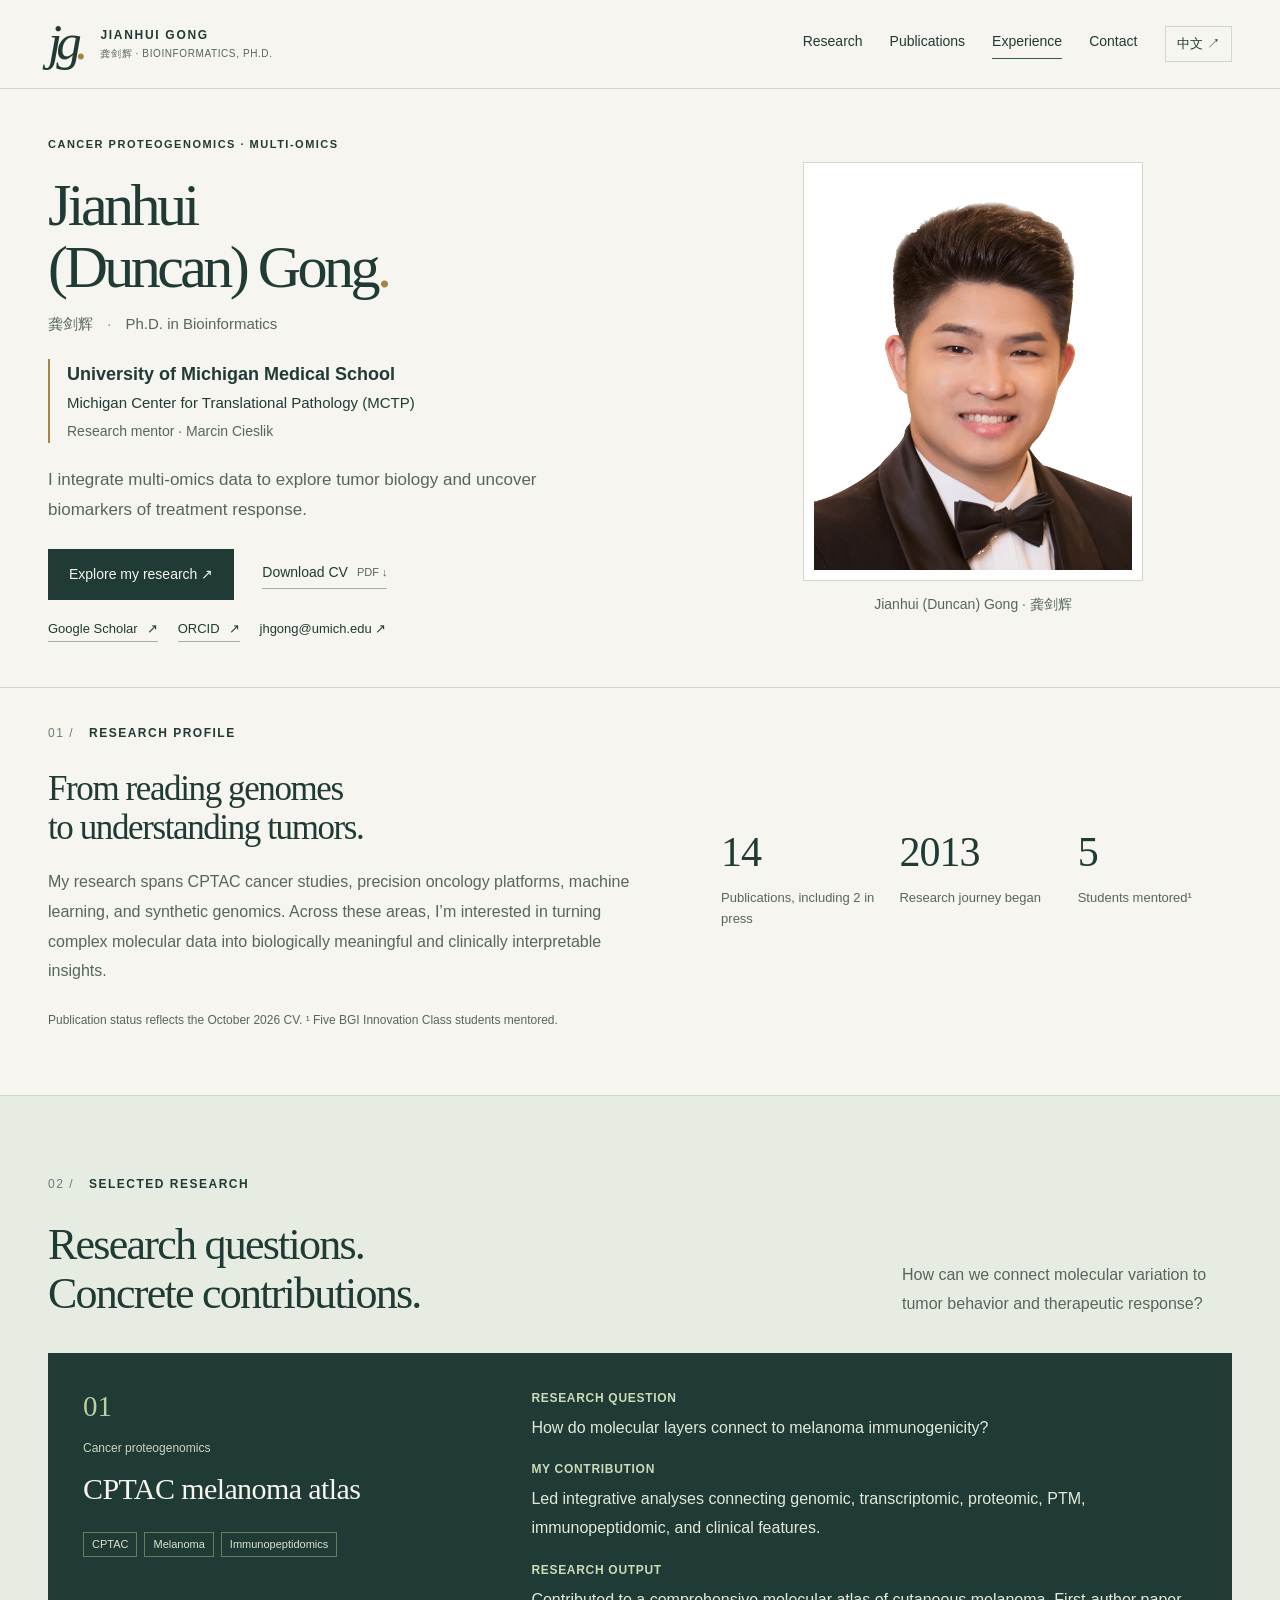
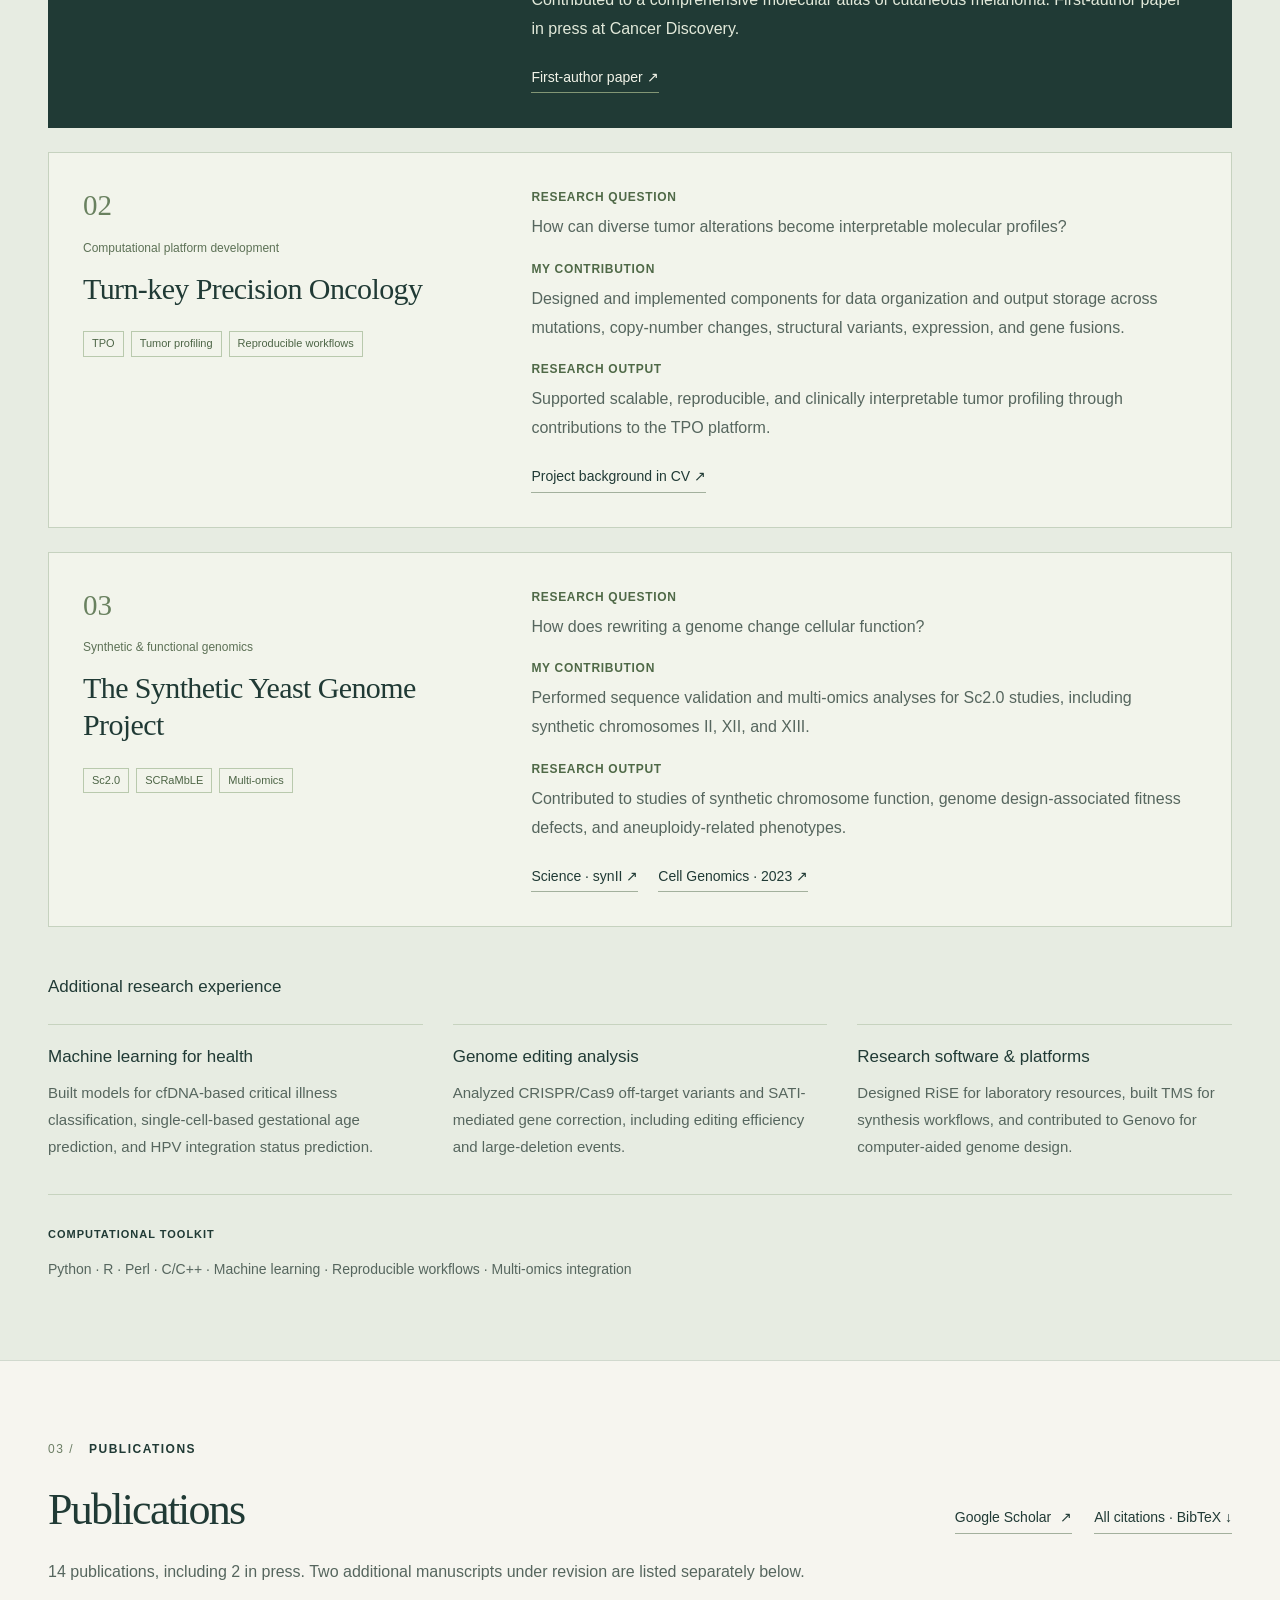
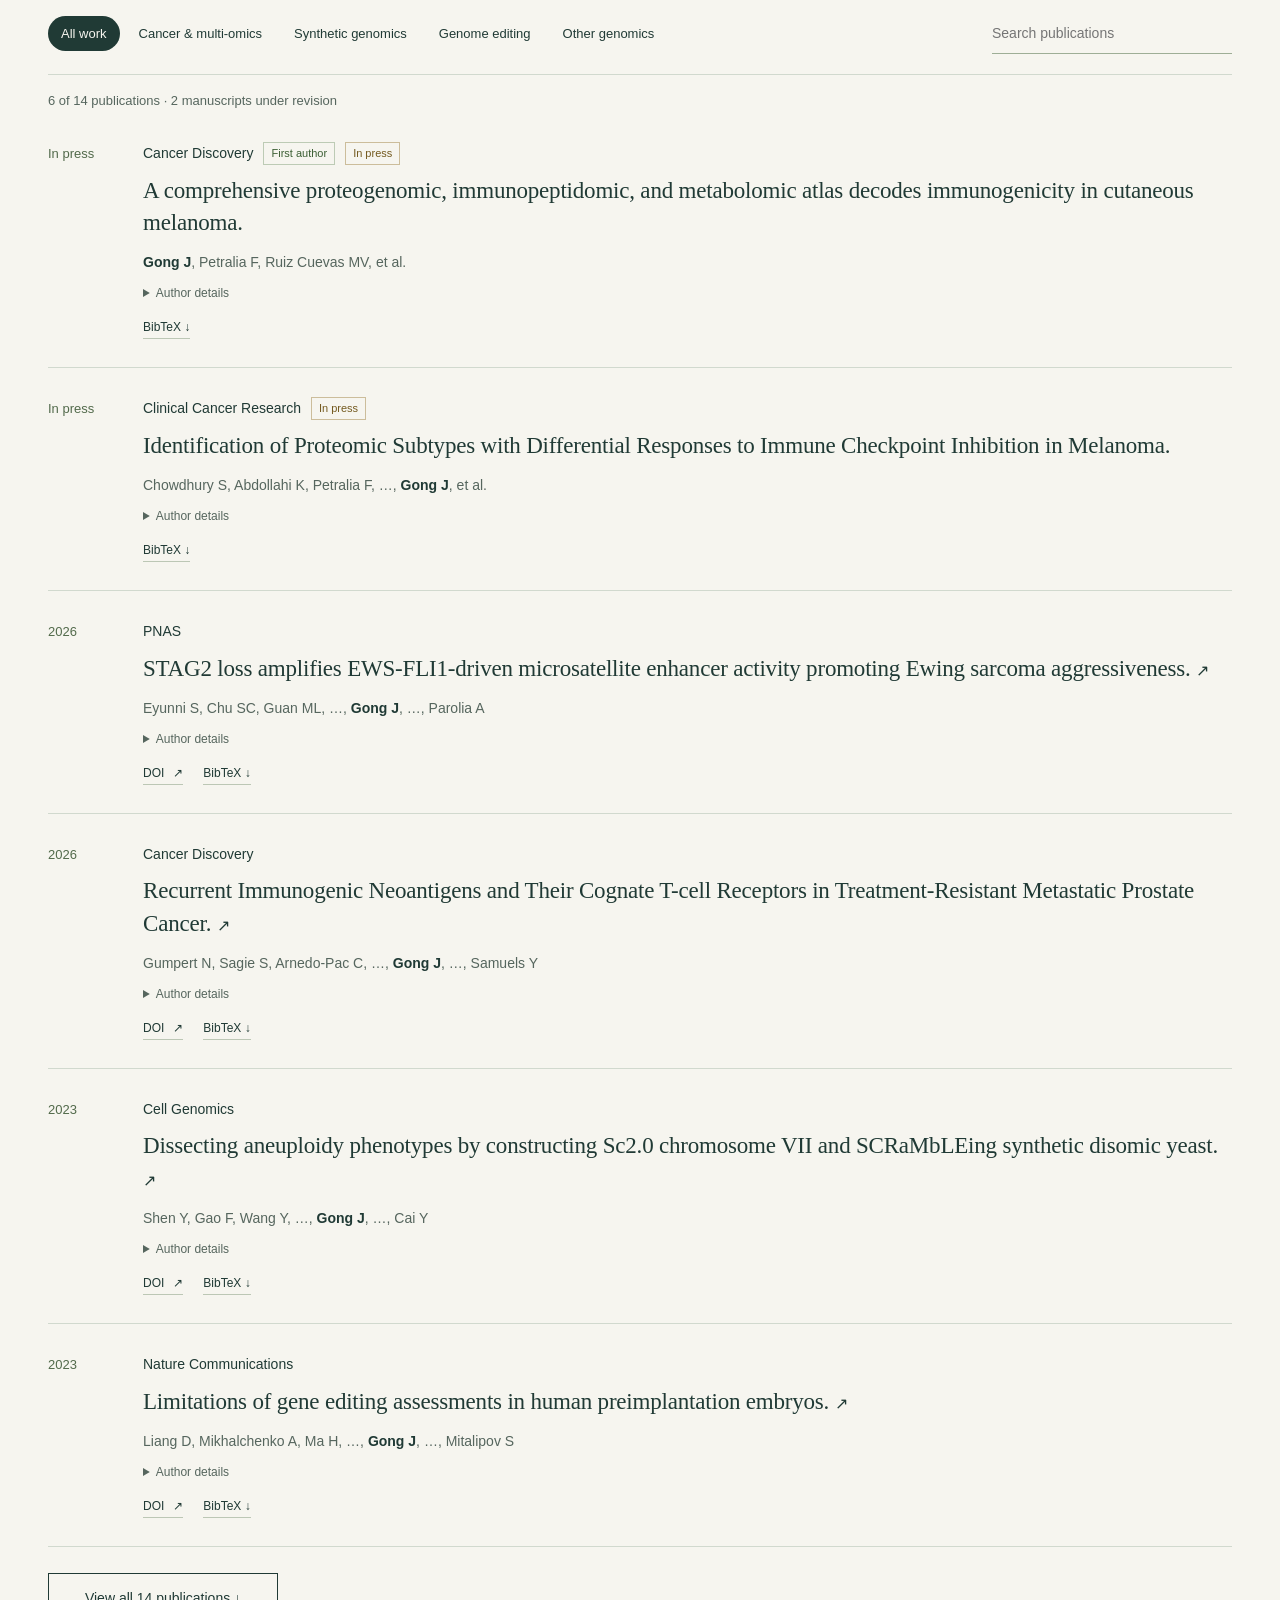
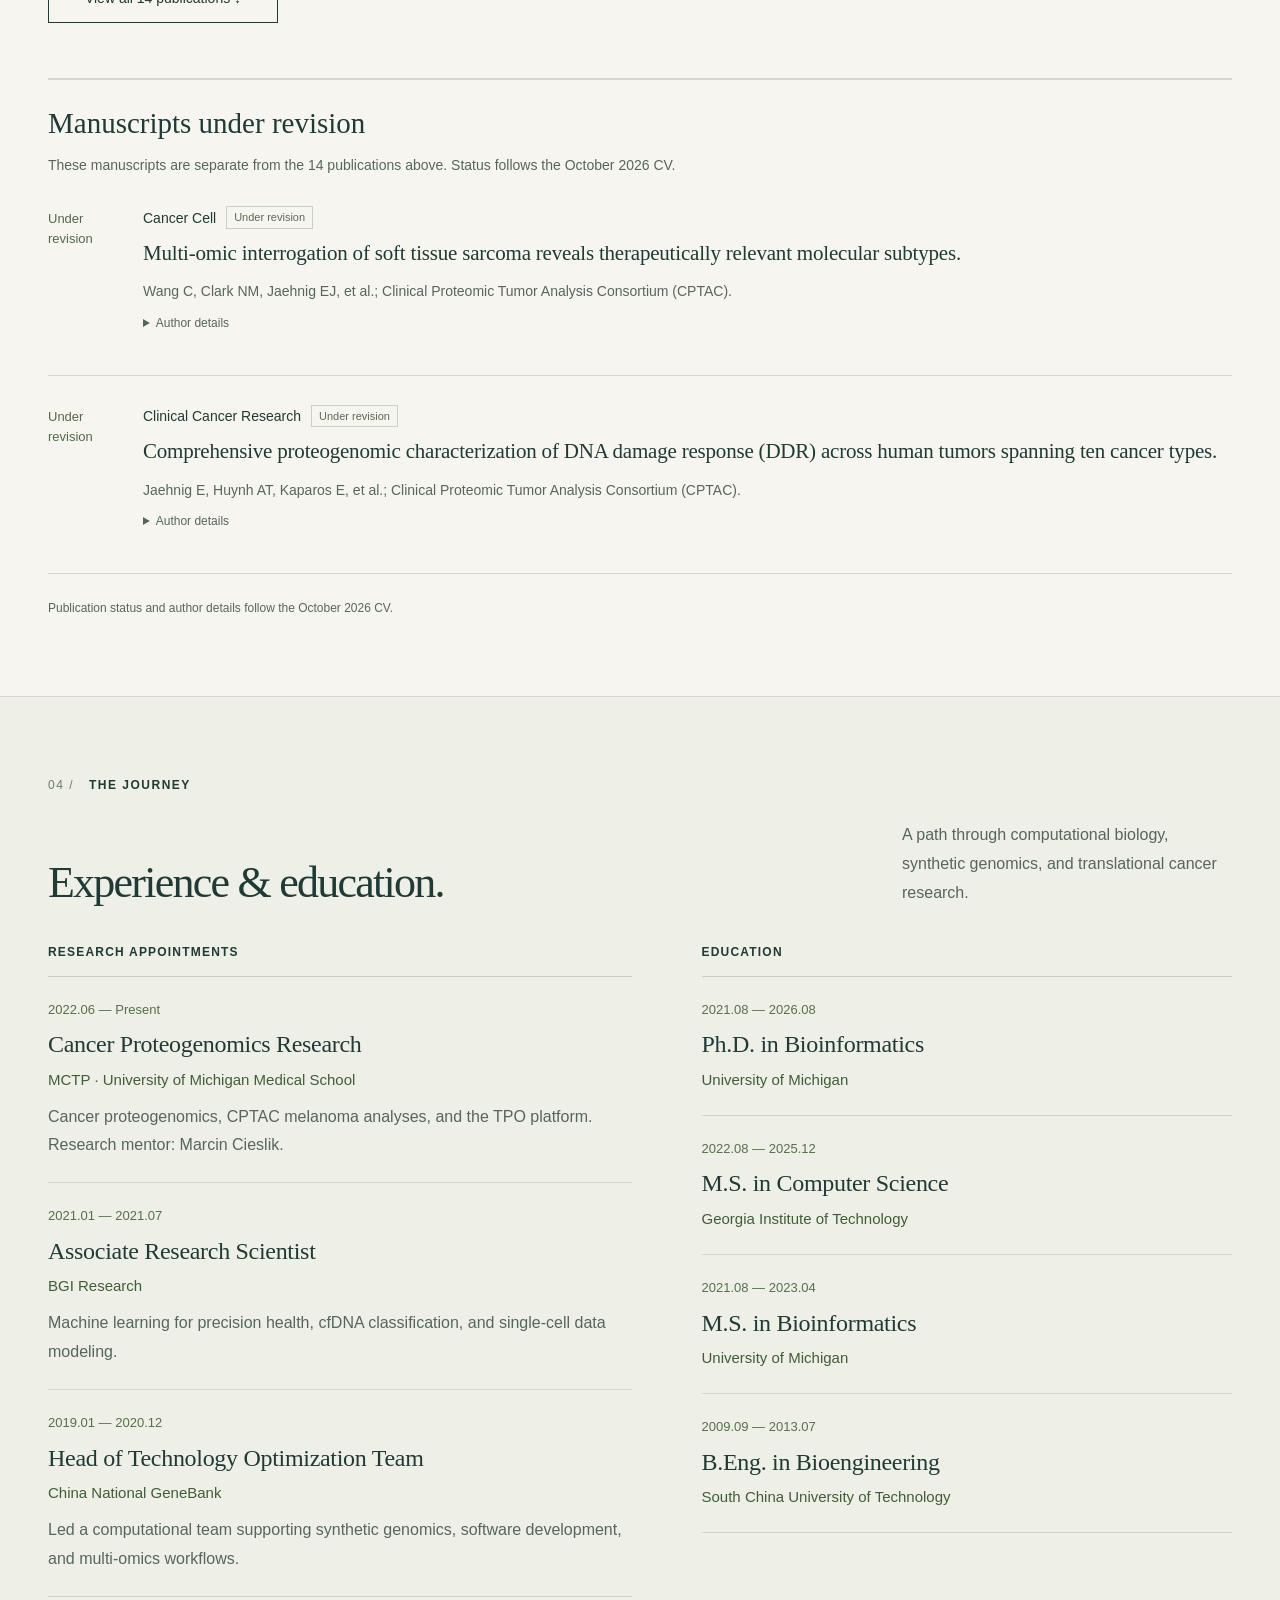
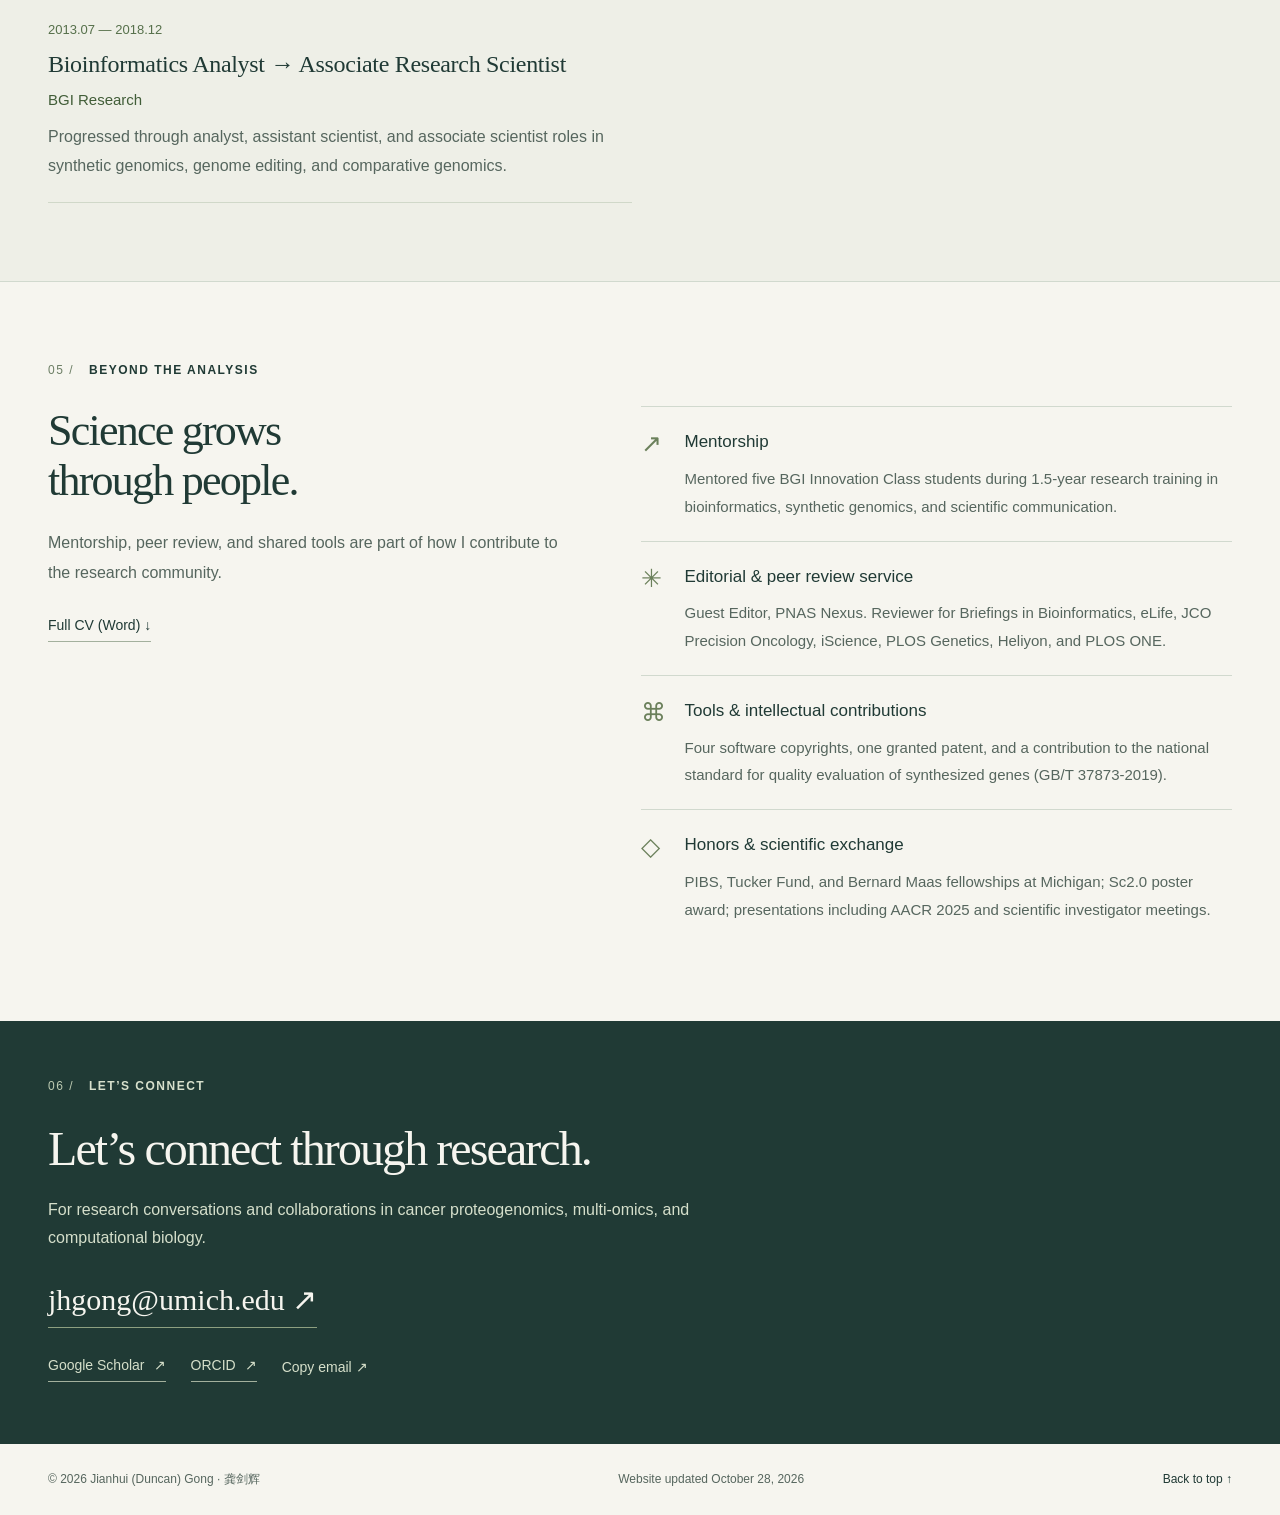
<file: index.html>
<!doctype html><html lang="en"><head>
<meta charset="UTF-8"><meta name="viewport" content="width=device-width, initial-scale=1"><meta name="google-site-verification" content="S1nb8CHc_5neMKz0zWXASUBL5il8lbESfDzL3KSsQgo"><meta name="theme-color" content="#f6f5ef"><title>Jianhui (Duncan) Gong | Cancer Proteogenomics & Bioinformatics</title><meta name="description" content="Jianhui (Duncan) Gong, Ph.D. Cancer proteogenomics and multi-omics research at MCTP, University of Michigan Medical School. Publications, research highlights, and CV."><meta name="author" content="Jianhui (Duncan) Gong"><meta name="robots" content="index, follow">
<link rel="canonical" href="https://duncanjunegong.github.io/"><link rel="alternate" hreflang="en" href="https://duncanjunegong.github.io/"><link rel="alternate" hreflang="zh-CN" href="https://duncanjunegong.github.io/zh/"><link rel="alternate" hreflang="x-default" href="https://duncanjunegong.github.io/"><meta property="og:title" content="Jianhui (Duncan) Gong | Cancer Proteogenomics & Bioinformatics"><meta property="og:description" content="Jianhui (Duncan) Gong, Ph.D. Cancer proteogenomics and multi-omics research at MCTP, University of Michigan Medical School. Publications, research highlights, and CV."><meta property="og:type" content="profile"><meta property="og:url" content="https://duncanjunegong.github.io/"><meta property="og:image" content="https://duncanjunegong.github.io/assets/jianhui-gong-portrait.jpg"><meta property="og:locale" content="en_US"><script type="application/ld+json">{"@context":"https://schema.org","@type":"Person","name":"Jianhui (Duncan) Gong","alternateName":["Jianhui Gong","Duncan Gong","龚剑辉"],"url":"https://duncanjunegong.github.io/","image":"https://duncanjunegong.github.io/assets/jianhui-gong-portrait.jpg","worksFor":{"@type":"Organization","name":"University of Michigan Medical School"},"affiliation":{"@type":"Organization","name":"Michigan Center for Translational Pathology (MCTP)"},"email":"mailto:jhgong@umich.edu","sameAs":["https://scholar.google.com/citations?user=H1VLKlQAAAAJ&hl=en","https://orcid.org/0000-0002-3910-9260"]}</script><link rel="icon" href="/assets/favicon.svg" type="image/svg+xml"><link rel="stylesheet" href="/style.css?v=e7572b4be718"><script src="/app.js?v=4d3b31937791" defer></script>
</head><body data-language="en"><a class="skip-link" href="#main">Skip to content</a>
<header class="site-header"><div class="container header-inner"><a class="brand" href="#home" aria-label="Jianhui Gong home"><span class="monogram">jg<span>.</span></span><span class="brand-text">JIANHUI GONG<span>龚剑辉 · BIOINFORMATICS, PH.D.</span></span></a><nav class="desktop-nav" aria-label="Main navigation"><a href="#research">Research</a><a href="#publications">Publications</a><a href="#experience">Experience</a><a href="#contact">Contact</a></nav><div class="header-controls"><a id="language-switch" class="language-switch" href="/zh/" hreflang="zh-CN" lang="zh-CN">中文 ↗</a><button class="menu-toggle" type="button" aria-expanded="false" aria-controls="mobile-nav" aria-label="Toggle navigation"><span></span><span></span></button></div></div><nav id="mobile-nav" class="mobile-nav" aria-label="Mobile navigation" hidden><a href="#research">Research</a><a href="#publications">Publications</a><a href="#experience">Experience</a><a href="#contact">Contact</a></nav></header>
<main id="main"><section class="hero container" id="home"><div class="hero-copy"><p class="eyebrow">CANCER PROTEOGENOMICS · MULTI-OMICS</p><h1>Jianhui<br><span>(Duncan) Gong<span class="title-dot">.</span></span></h1><p class="name-detail">龚剑辉 <span>·</span> Ph.D. in Bioinformatics</p><div class="current-position"><strong>University of Michigan Medical School</strong><p>Michigan Center for Translational Pathology (MCTP)</p><p class="mentor">Research mentor · <strong>Marcin Cieslik</strong></p></div><p class="hero-statement">I integrate multi-omics data to explore tumor biology and uncover biomarkers of treatment response.</p><div class="hero-actions"><a class="button button-dark" href="#research">Explore my research ↗</a><a class="text-link" href="/assets/Jianhui-Gong-CV.pdf" download>Download CV <span class="file-type">PDF ↓</span></a></div><div class="profile-links"><a class="text-link" href="https://scholar.google.com/citations?user=H1VLKlQAAAAJ&amp;hl=en" target="_blank" rel="noopener noreferrer">Google Scholar <span aria-hidden="true">↗</span></a><a class="text-link" href="https://orcid.org/0000-0002-3910-9260" target="_blank" rel="noopener noreferrer">ORCID <span aria-hidden="true">↗</span></a><a href="mailto:jhgong@umich.edu">jhgong@umich.edu ↗</a></div></div><figure class="hero-portrait"><div class="portrait-frame"><img src="/assets/jianhui-gong-portrait.jpg" alt="Portrait of Jianhui (Duncan) Gong" width="1176" height="1788" fetchpriority="high" decoding="async"></div><figcaption>Jianhui (Duncan) Gong <span>· 龚剑辉</span></figcaption></figure></section>
<section class="about container" aria-labelledby="about-heading"><div class="section-kicker"><span>01 /</span>RESEARCH PROFILE</div><div class="about-grid"><div><h2 id="about-heading">From reading genomes<br>to understanding tumors.</h2><p>My research spans CPTAC cancer studies, precision oncology platforms, machine learning, and synthetic genomics. Across these areas, I’m interested in turning complex molecular data into biologically meaningful and clinically interpretable insights.</p></div><div class="stats"><div><strong>14</strong><span>Publications, including 2 in press</span></div><div><strong>2013</strong><span>Research journey began</span></div><div><strong>5</strong><span>Students mentored¹</span></div></div></div><p class="source-note">Publication status reflects the October 2026 CV. ¹ Five BGI Innovation Class students mentored.</p></section>
<section class="research-section" id="research"><div class="container section-pad"><div class="section-kicker"><span>02 /</span>SELECTED RESEARCH</div><div class="section-heading"><h2>Research questions.<br>Concrete contributions.</h2><p>How can we connect molecular variation to tumor behavior and therapeutic response?</p></div><div class="research-cases"><article class="research-case flagship"><header><span class="case-number">01</span><p class="case-field">Cancer proteogenomics</p><h3>CPTAC melanoma atlas</h3><div class="project-tags"><span>CPTAC</span><span>Melanoma</span><span>Immunopeptidomics</span></div></header><div class="case-body"><div><h4>Research question</h4><p>How do molecular layers connect to melanoma immunogenicity?</p></div><div><h4>My contribution</h4><p>Led integrative analyses connecting genomic, transcriptomic, proteomic, PTM, immunopeptidomic, and clinical features.</p></div><div><h4>Research output</h4><p>Contributed to a comprehensive molecular atlas of cutaneous melanoma. First-author paper in press at Cancer Discovery.</p></div><div class="case-links"><a class="text-link" href="#gong-melanoma-atlas" data-reveal-paper="gong-melanoma-atlas">First-author paper ↗</a></div></div></article><article class="research-case "><header><span class="case-number">02</span><p class="case-field">Computational platform development</p><h3>Turn-key Precision Oncology</h3><div class="project-tags"><span>TPO</span><span>Tumor profiling</span><span>Reproducible workflows</span></div></header><div class="case-body"><div><h4>Research question</h4><p>How can diverse tumor alterations become interpretable molecular profiles?</p></div><div><h4>My contribution</h4><p>Designed and implemented components for data organization and output storage across mutations, copy-number changes, structural variants, expression, and gene fusions.</p></div><div><h4>Research output</h4><p>Supported scalable, reproducible, and clinically interpretable tumor profiling through contributions to the TPO platform.</p></div><div class="case-links"><a class="text-link" href="/assets/Jianhui-Gong-CV.pdf">Project background in CV ↗</a></div></div></article><article class="research-case "><header><span class="case-number">03</span><p class="case-field">Synthetic &amp; functional genomics</p><h3>The Synthetic Yeast Genome Project</h3><div class="project-tags"><span>Sc2.0</span><span>SCRaMbLE</span><span>Multi-omics</span></div></header><div class="case-body"><div><h4>Research question</h4><p>How does rewriting a genome change cellular function?</p></div><div><h4>My contribution</h4><p>Performed sequence validation and multi-omics analyses for Sc2.0 studies, including synthetic chromosomes II, XII, and XIII.</p></div><div><h4>Research output</h4><p>Contributed to studies of synthetic chromosome function, genome design-associated fitness defects, and aneuploidy-related phenotypes.</p></div><div class="case-links"><a class="text-link" href="#shen-2017-synii" data-reveal-paper="shen-2017-synii">Science · synII ↗</a><a class="text-link" href="#shen-2023-sc20" data-reveal-paper="shen-2023-sc20">Cell Genomics · 2023 ↗</a></div></div></article></div><div class="other-research"><h3>Additional research experience</h3><div><article><h4>Machine learning for health</h4><p>Built models for cfDNA-based critical illness classification, single-cell-based gestational age prediction, and HPV integration status prediction.</p></article><article><h4>Genome editing analysis</h4><p>Analyzed CRISPR/Cas9 off-target variants and SATI-mediated gene correction, including editing efficiency and large-deletion events.</p></article><article><h4>Research software &amp; platforms</h4><p>Designed RiSE for laboratory resources, built TMS for synthesis workflows, and contributed to Genovo for computer-aided genome design.</p></article></div></div><div class="skills-band"><strong>COMPUTATIONAL TOOLKIT</strong><p>Python · R · Perl · C/C++ · Machine learning · Reproducible workflows · Multi-omics integration</p></div></div></section>
<section class="publications container section-pad" id="publications"><div class="section-kicker"><span>03 /</span>PUBLICATIONS</div><div class="section-heading"><h2>Publications</h2><div class="publication-actions"><a class="text-link" href="https://scholar.google.com/citations?user=H1VLKlQAAAAJ&amp;hl=en" target="_blank" rel="noopener noreferrer">Google Scholar <span aria-hidden="true">↗</span></a><a class="text-link" href="/assets/publications.bib" download>All citations · BibTeX ↓</a></div></div><p class="section-description">14 publications, including 2 in press. Two additional manuscripts under revision are listed separately below.</p><div class="pub-controls" id="pub-controls" hidden><div id="filters" class="filter-group" role="group" aria-label="Filter publications"><button class="filter-button active" type="button" data-filter="all" aria-pressed="true">All work</button><button class="filter-button" type="button" data-filter="cancer" aria-pressed="false">Cancer & multi-omics</button><button class="filter-button" type="button" data-filter="synthetic" aria-pressed="false">Synthetic genomics</button><button class="filter-button" type="button" data-filter="editing" aria-pressed="false">Genome editing</button><button class="filter-button" type="button" data-filter="other" aria-pressed="false">Other genomics</button></div><label class="search-field"><span class="sr-only">Search publications</span><input id="publication-search" type="search" placeholder="Search publications" aria-label="Search publications"></label></div><p class="pub-result-count" id="pub-count" aria-live="polite"></p><div class="publication-list" id="publication-list"><article class="publication-item" id="gong-melanoma-atlas" data-paper data-draft="false" data-category="cancer" data-search="a comprehensive proteogenomic, immunopeptidomic, and metabolomic atlas decodes immunogenicity in cutaneous melanoma. gong j, petralia f, ruiz cuevas mv, tignor n, jain r, gritsenko ma, kitata rb, ma w, hsiao y, deng y, et al. cancer discovery in press cancer &amp; multi-omics in press"><div class="pub-year">In press</div><div class="pub-content"><div class="pub-meta"><span>Cancer Discovery</span><span class="badge">First author</span><span class="badge press">In press</span></div><h3>A comprehensive proteogenomic, immunopeptidomic, and metabolomic atlas decodes immunogenicity in cutaneous melanoma.</h3><p class="pub-authors"><strong>Gong J</strong>, Petralia F, Ruiz Cuevas MV, et al.</p><details class="author-details"><summary>Author details</summary><p><strong>Gong J</strong>, Petralia F, Ruiz Cuevas MV, Tignor N, Jain R, Gritsenko MA, Kitata RB, Ma W, Hsiao Y, Deng Y, et al.</p></details><div class="paper-links"><a href="/citations/gong-melanoma-atlas.bib" download>BibTeX ↓</a></div></div></article><article class="publication-item" id="chowdhury-melanoma-subtypes" data-paper data-draft="false" data-category="cancer" data-search="identification of proteomic subtypes with differential responses to immune checkpoint inhibition in melanoma. chowdhury s, abdollahi k, petralia f, kennedy jj, gong j, ma w, ivey rg, pletcher rc, krek a, moshiri as, et al. clinical cancer research in press cancer &amp; multi-omics in press"><div class="pub-year">In press</div><div class="pub-content"><div class="pub-meta"><span>Clinical Cancer Research</span><span class="badge press">In press</span></div><h3>Identification of Proteomic Subtypes with Differential Responses to Immune Checkpoint Inhibition in Melanoma.</h3><p class="pub-authors">Chowdhury S, Abdollahi K, Petralia F, …, <strong>Gong J</strong>, et al.</p><details class="author-details"><summary>Author details</summary><p>Chowdhury S, Abdollahi K, Petralia F, Kennedy JJ, <strong>Gong J</strong>, Ma W, Ivey RG, Pletcher RC, Krek A, Moshiri AS, et al.</p></details><div class="paper-links"><a href="/citations/chowdhury-melanoma-subtypes.bib" download>BibTeX ↓</a></div></div></article><article class="publication-item" id="eyunni-2026-stag2" data-paper data-draft="false" data-category="cancer" data-search="stag2 loss amplifies ews-fli1-driven microsatellite enhancer activity promoting ewing sarcoma aggressiveness. eyunni s, chu sc, guan ml, louw m, young e, carson se, gong j, cieslik m, chinnaiyan am, parolia a. pnas 2026 cancer &amp; multi-omics "><div class="pub-year">2026</div><div class="pub-content"><div class="pub-meta"><span>PNAS</span></div><h3><a class="article-link" href="https://doi.org/10.1073/pnas.2537425123" target="_blank" rel="noopener noreferrer">STAG2 loss amplifies EWS-FLI1-driven microsatellite enhancer activity promoting Ewing sarcoma aggressiveness. <span aria-hidden="true">↗</span></a></h3><p class="pub-authors">Eyunni S, Chu SC, Guan ML, …, <strong>Gong J</strong>, …, Parolia A</p><details class="author-details"><summary>Author details</summary><p>Eyunni S, Chu SC, Guan ML, Louw M, Young E, Carson SE, <strong>Gong J</strong>, Cieslik M, Chinnaiyan AM, Parolia A.</p></details><div class="paper-links"><a class="text-link" href="https://doi.org/10.1073/pnas.2537425123" target="_blank" rel="noopener noreferrer">DOI <span aria-hidden="true">↗</span></a><a href="/citations/eyunni-2026-stag2.bib" download>BibTeX ↓</a></div></div></article><article class="publication-item" id="gumpert-2026-neoantigens" data-paper data-draft="false" data-category="cancer" data-search="recurrent immunogenic neoantigens and their cognate t-cell receptors in treatment-resistant metastatic prostate cancer. gumpert n, sagie s, arnedo-pac c, babu t, weller c, gonzalez-perez a, wang y, michel todó l, levy r, chen x, greenberg p, dayan-rubinov m, yakubovich e, wasserman-bartov t, zerbib m, gong j, rebernick rj, oliveira tercero a, agundez muriel l, benedek g, kedmi m, oren r, ben-dor s, levin y, troyanskaya og, munzur ad, wyatt aw, cieslik mp, quigley da, van allen em, anandasabapathy n, mateo j, yang x, martínez-jiménez f, lopez-bigas n, samuels y. cancer discovery 2026 cancer &amp; multi-omics "><div class="pub-year">2026</div><div class="pub-content"><div class="pub-meta"><span>Cancer Discovery</span></div><h3><a class="article-link" href="https://doi.org/10.1158/2159-8290.CD-24-1213" target="_blank" rel="noopener noreferrer">Recurrent Immunogenic Neoantigens and Their Cognate T-cell Receptors in Treatment-Resistant Metastatic Prostate Cancer. <span aria-hidden="true">↗</span></a></h3><p class="pub-authors">Gumpert N, Sagie S, Arnedo-Pac C, …, <strong>Gong J</strong>, …, Samuels Y</p><details class="author-details"><summary>Author details</summary><p>Gumpert N, Sagie S, Arnedo-Pac C, Babu T, Weller C, Gonzalez-Perez A, Wang Y, Michel Todó L, Levy R, Chen X, Greenberg P, Dayan-Rubinov M, Yakubovich E, Wasserman-Bartov T, Zerbib M, <strong>Gong J</strong>, Rebernick RJ, Oliveira Tercero A, Agundez Muriel L, Benedek G, Kedmi M, Oren R, Ben-Dor S, Levin Y, Troyanskaya OG, Munzur AD, Wyatt AW, Cieslik MP, Quigley DA, Van Allen EM, Anandasabapathy N, Mateo J, Yang X, Martínez-Jiménez F, Lopez-Bigas N, Samuels Y.</p></details><div class="paper-links"><a class="text-link" href="https://doi.org/10.1158/2159-8290.CD-24-1213" target="_blank" rel="noopener noreferrer">DOI <span aria-hidden="true">↗</span></a><a href="/citations/gumpert-2026-neoantigens.bib" download>BibTeX ↓</a></div></div></article><article class="publication-item" id="shen-2023-sc20" data-paper data-draft="false" data-category="synthetic" data-search="dissecting aneuploidy phenotypes by constructing sc2.0 chromosome vii and scrambleing synthetic disomic yeast. shen y, gao f, wang y, wang y, zheng j, gong j, zhang j, luo z, schindler d, deng y, ding w, lin t, swidah r, zhao h, jiang s, zeng c, chen s, chen t, wang y, luo y, mitchell l, bader js, zhang g, shen x, wang j, fu x, dai j, boeke jd, yang h, xu x, cai y. cell genomics 2023 synthetic genomics "><div class="pub-year">2023</div><div class="pub-content"><div class="pub-meta"><span>Cell Genomics</span></div><h3><a class="article-link" href="https://doi.org/10.1016/j.xgen.2023.100364" target="_blank" rel="noopener noreferrer">Dissecting aneuploidy phenotypes by constructing Sc2.0 chromosome VII and SCRaMbLEing synthetic disomic yeast. <span aria-hidden="true">↗</span></a></h3><p class="pub-authors">Shen Y, Gao F, Wang Y, …, <strong>Gong J</strong>, …, Cai Y</p><details class="author-details"><summary>Author details</summary><p>Shen Y, Gao F, Wang Y, Wang Y, Zheng J, <strong>Gong J</strong>, Zhang J, Luo Z, Schindler D, Deng Y, Ding W, Lin T, Swidah R, Zhao H, Jiang S, Zeng C, Chen S, Chen T, Wang Y, Luo Y, Mitchell L, Bader JS, Zhang G, Shen X, Wang J, Fu X, Dai J, Boeke JD, Yang H, Xu X, Cai Y.</p></details><div class="paper-links"><a class="text-link" href="https://doi.org/10.1016/j.xgen.2023.100364" target="_blank" rel="noopener noreferrer">DOI <span aria-hidden="true">↗</span></a><a href="/citations/shen-2023-sc20.bib" download>BibTeX ↓</a></div></div></article><article class="publication-item" id="liang-2023-editing" data-paper data-draft="false" data-category="editing" data-search="limitations of gene editing assessments in human preimplantation embryos. liang d, mikhalchenko a, ma h, marti gutierrez n, chen t, lee y, park sw, tippner-hedges r, koski a, darby h, li y, van dyken c, zhao h, wu k, zhang j, hou z, so s, han j, park j, kim cj, zong k, gong j, yuan y, gu y, shen y, olson sb, yang h, battaglia d, o&#39;leary t, krieg sa, lee dm, wu dh, duell pb, kaul s, kim js, heitner sb, kang e, chen zj, amato p, mitalipov s. nature communications 2023 genome editing "><div class="pub-year">2023</div><div class="pub-content"><div class="pub-meta"><span>Nature Communications</span></div><h3><a class="article-link" href="https://doi.org/10.1038/s41467-023-36820-6" target="_blank" rel="noopener noreferrer">Limitations of gene editing assessments in human preimplantation embryos. <span aria-hidden="true">↗</span></a></h3><p class="pub-authors">Liang D, Mikhalchenko A, Ma H, …, <strong>Gong J</strong>, …, Mitalipov S</p><details class="author-details"><summary>Author details</summary><p>Liang D, Mikhalchenko A, Ma H, Marti Gutierrez N, Chen T, Lee Y, Park SW, Tippner-Hedges R, Koski A, Darby H, Li Y, Van Dyken C, Zhao H, Wu K, Zhang J, Hou Z, So S, Han J, Park J, Kim CJ, Zong K, <strong>Gong J</strong>, Yuan Y, Gu Y, Shen Y, Olson SB, Yang H, Battaglia D, O&#39;Leary T, Krieg SA, Lee DM, Wu DH, Duell PB, Kaul S, Kim JS, Heitner SB, Kang E, Chen ZJ, Amato P, Mitalipov S.</p></details><div class="paper-links"><a class="text-link" href="https://doi.org/10.1038/s41467-023-36820-6" target="_blank" rel="noopener noreferrer">DOI <span aria-hidden="true">↗</span></a><a href="/citations/liang-2023-editing.bib" download>BibTeX ↓</a></div></div></article><article class="publication-item" id="suzuki-2019-sati" data-paper data-draft="false" data-category="editing" data-search="precise in vivo genome editing via single homology arm donor mediated intron-targeting gene integration for genetic disease correction. suzuki k, yamamoto m, hernandez-benitez r, li z, wei c, soligalla rd, aizawa e, hatanaka f, kurita m, reddy p, ocampo a, hishida t, sakurai m, nemeth an, nuñez delicado e, campistol jm, magistretti p, guillen p, rodriguez esteban c, gong j, yuan y, gu y, liu gh, lópez-otín c, wu j, zhang k, izpisua belmonte jc. cell research 2019 genome editing "><div class="pub-year">2019</div><div class="pub-content"><div class="pub-meta"><span>Cell Research</span></div><h3><a class="article-link" href="https://doi.org/10.1038/s41422-019-0213-0" target="_blank" rel="noopener noreferrer">Precise in vivo genome editing via single homology arm donor mediated intron-targeting gene integration for genetic disease correction. <span aria-hidden="true">↗</span></a></h3><p class="pub-authors">Suzuki K, Yamamoto M, Hernandez-Benitez R, …, <strong>Gong J</strong>, …, Izpisua Belmonte JC</p><details class="author-details"><summary>Author details</summary><p>Suzuki K, Yamamoto M, Hernandez-Benitez R, Li Z, Wei C, Soligalla RD, Aizawa E, Hatanaka F, Kurita M, Reddy P, Ocampo A, Hishida T, Sakurai M, Nemeth AN, Nuñez Delicado E, Campistol JM, Magistretti P, Guillen P, Rodriguez Esteban C, <strong>Gong J</strong>, Yuan Y, Gu Y, Liu GH, López-Otín C, Wu J, Zhang K, Izpisua Belmonte JC.</p></details><div class="paper-links"><a class="text-link" href="https://doi.org/10.1038/s41422-019-0213-0" target="_blank" rel="noopener noreferrer">DOI <span aria-hidden="true">↗</span></a><a href="/citations/suzuki-2019-sati.bib" download>BibTeX ↓</a></div></div></article><article class="publication-item" id="ma-2018-reply" data-paper data-draft="false" data-category="editing" data-search="ma et al. reply. ma h, marti-gutierrez n, park sw, wu j, hayama t, darby h, van dyken c, li y, koski a, liang d, suzuki k, gu y, gong j, xu x, ahmed r, lee y, kang e, ji d, park ar, kim d, kim st, heitner sb, battaglia d, krieg sa, lee dm, wu dh, wolf dp, amato p, kaul s, belmonte jci, kim js, mitalipov s. nature 2018 genome editing "><div class="pub-year">2018</div><div class="pub-content"><div class="pub-meta"><span>Nature</span></div><h3><a class="article-link" href="https://doi.org/10.1038/s41586-018-0381-y" target="_blank" rel="noopener noreferrer">Ma et al. reply. <span aria-hidden="true">↗</span></a></h3><p class="pub-authors">Ma H, Marti-Gutierrez N, Park SW, …, <strong>Gong J</strong>, …, Mitalipov S</p><details class="author-details"><summary>Author details</summary><p>Ma H, Marti-Gutierrez N, Park SW, Wu J, Hayama T, Darby H, Van Dyken C, Li Y, Koski A, Liang D, Suzuki K, Gu Y, <strong>Gong J</strong>, Xu X, Ahmed R, Lee Y, Kang E, Ji D, Park AR, Kim D, Kim ST, Heitner SB, Battaglia D, Krieg SA, Lee DM, Wu DH, Wolf DP, Amato P, Kaul S, Belmonte JCI, Kim JS, Mitalipov S.</p></details><div class="paper-links"><a class="text-link" href="https://doi.org/10.1038/s41586-018-0381-y" target="_blank" rel="noopener noreferrer">DOI <span aria-hidden="true">↗</span></a><a href="/citations/ma-2018-reply.bib" download>BibTeX ↓</a></div></div></article><article class="publication-item" id="ma-2017-embryos" data-paper data-draft="false" data-category="editing" data-search="correction of a pathogenic gene mutation in human embryos. ma h, marti-gutierrez n, park sw, wu j, lee y, suzuki k, koski a, ji d, hayama t, ahmed r, darby h, van dyken c, li y, kang e, park ar, kim d, kim st, gong j, gu y, xu x, battaglia d, krieg sa, lee dm, wu dh, wolf dp, heitner sb, belmonte jci, amato p, kim js, kaul s, mitalipov s. nature 2017 genome editing "><div class="pub-year">2017</div><div class="pub-content"><div class="pub-meta"><span>Nature</span></div><h3><a class="article-link" href="https://doi.org/10.1038/nature23305" target="_blank" rel="noopener noreferrer">Correction of a pathogenic gene mutation in human embryos. <span aria-hidden="true">↗</span></a></h3><p class="pub-authors">Ma H, Marti-Gutierrez N, Park SW, …, <strong>Gong J</strong>, …, Mitalipov S</p><details class="author-details"><summary>Author details</summary><p>Ma H, Marti-Gutierrez N, Park SW, Wu J, Lee Y, Suzuki K, Koski A, Ji D, Hayama T, Ahmed R, Darby H, Van Dyken C, Li Y, Kang E, Park AR, Kim D, Kim ST, <strong>Gong J</strong>, Gu Y, Xu X, Battaglia D, Krieg SA, Lee DM, Wu DH, Wolf DP, Heitner SB, Belmonte JCI, Amato P, Kim JS, Kaul S, Mitalipov S.</p></details><div class="paper-links"><a class="text-link" href="https://doi.org/10.1038/nature23305" target="_blank" rel="noopener noreferrer">DOI <span aria-hidden="true">↗</span></a><a href="/citations/ma-2017-embryos.bib" download>BibTeX ↓</a></div></div></article><article class="publication-item" id="jiang-2017-histone" data-paper data-draft="false" data-category="other" data-search="dissecting nucleosome function with a comprehensive histone h2a and h2b mutant library. jiang s, liu y, xu c, wang y, gong j, shen y, wu q, boeke jd, dai j. g3 2017 other genomics "><div class="pub-year">2017</div><div class="pub-content"><div class="pub-meta"><span>G3</span></div><h3><a class="article-link" href="https://doi.org/10.1534/g3.117.300252" target="_blank" rel="noopener noreferrer">Dissecting Nucleosome Function with a Comprehensive Histone H2A and H2B Mutant Library. <span aria-hidden="true">↗</span></a></h3><p class="pub-authors">Jiang S, Liu Y, Xu C, …, <strong>Gong J</strong>, …, Dai J</p><details class="author-details"><summary>Author details</summary><p>Jiang S, Liu Y, Xu C, Wang Y, <strong>Gong J</strong>, Shen Y, Wu Q, Boeke JD, Dai J.</p></details><div class="paper-links"><a class="text-link" href="https://doi.org/10.1534/g3.117.300252" target="_blank" rel="noopener noreferrer">DOI <span aria-hidden="true">↗</span></a><a href="/citations/jiang-2017-histone.bib" download>BibTeX ↓</a></div></div></article><article class="publication-item" id="zhang-2017-rdna" data-paper data-draft="false" data-category="synthetic" data-search="engineering the ribosomal dna in a megabase synthetic chromosome. zhang w, zhao g, luo z, lin y, wang l, guo y, wang a, jiang s, jiang q, gong j, wang y, hou s, huang j, li t, qin y, dong j, qin q, zhang j, zou x, he x, zhao l, xiao y, xu m, cheng e, huang n, zhou t, shen y, walker r, luo y, kuang z, mitchell la, yang k, richardson sm, wu y, li bz, yuan yj, yang h, lin j, chen gq, wu q, bader js, cai y, boeke jd, dai j. science 2017 synthetic genomics "><div class="pub-year">2017</div><div class="pub-content"><div class="pub-meta"><span>Science</span></div><h3><a class="article-link" href="https://doi.org/10.1126/science.aaf3981" target="_blank" rel="noopener noreferrer">Engineering the ribosomal DNA in a megabase synthetic chromosome. <span aria-hidden="true">↗</span></a></h3><p class="pub-authors">Zhang W, Zhao G, Luo Z, …, <strong>Gong J</strong>, …, Dai J</p><details class="author-details"><summary>Author details</summary><p>Zhang W, Zhao G, Luo Z, Lin Y, Wang L, Guo Y, Wang A, Jiang S, Jiang Q, <strong>Gong J</strong>, Wang Y, Hou S, Huang J, Li T, Qin Y, Dong J, Qin Q, Zhang J, Zou X, He X, Zhao L, Xiao Y, Xu M, Cheng E, Huang N, Zhou T, Shen Y, Walker R, Luo Y, Kuang Z, Mitchell LA, Yang K, Richardson SM, Wu Y, Li BZ, Yuan YJ, Yang H, Lin J, Chen GQ, Wu Q, Bader JS, Cai Y, Boeke JD, Dai J.</p></details><div class="paper-links"><a class="text-link" href="https://doi.org/10.1126/science.aaf3981" target="_blank" rel="noopener noreferrer">DOI <span aria-hidden="true">↗</span></a><a href="/citations/zhang-2017-rdna.bib" download>BibTeX ↓</a></div></div></article><article class="publication-item" id="shen-2017-synii" data-paper data-draft="false" data-category="synthetic" data-search="deep functional analysis of synii, a 770-kilobase synthetic yeast chromosome. shen y, wang y, chen t, gao f, gong j, abramczyk d, walker r, zhao h, chen s, liu w, luo y, müller ca, paul-dubois-taine a, alver b, stracquadanio g, mitchell la, luo z, fan y, zhou b, wen b, tan f, wang y, zi j, xie z, li b, yang k, richardson sm, jiang h, french ce, nieduszynski ca, koszul r, marston al, yuan y, wang j, bader js, dai j, boeke jd, xu x, cai y, yang h. science 2017 synthetic genomics "><div class="pub-year">2017</div><div class="pub-content"><div class="pub-meta"><span>Science</span></div><h3><a class="article-link" href="https://doi.org/10.1126/science.aaf4791" target="_blank" rel="noopener noreferrer">Deep functional analysis of synII, a 770-kilobase synthetic yeast chromosome. <span aria-hidden="true">↗</span></a></h3><p class="pub-authors">Shen Y, Wang Y, Chen T, …, <strong>Gong J</strong>, …, Yang H</p><details class="author-details"><summary>Author details</summary><p>Shen Y, Wang Y, Chen T, Gao F, <strong>Gong J</strong>, Abramczyk D, Walker R, Zhao H, Chen S, Liu W, Luo Y, Müller CA, Paul-Dubois-Taine A, Alver B, Stracquadanio G, Mitchell LA, Luo Z, Fan Y, Zhou B, Wen B, Tan F, Wang Y, Zi J, Xie Z, Li B, Yang K, Richardson SM, Jiang H, French CE, Nieduszynski CA, Koszul R, Marston AL, Yuan Y, Wang J, Bader JS, Dai J, Boeke JD, Xu X, Cai Y, Yang H.</p></details><div class="paper-links"><a class="text-link" href="https://doi.org/10.1126/science.aaf4791" target="_blank" rel="noopener noreferrer">DOI <span aria-hidden="true">↗</span></a><a href="/citations/shen-2017-synii.bib" download>BibTeX ↓</a></div></div></article><article class="publication-item" id="shen-2016-scramble" data-paper data-draft="false" data-category="synthetic" data-search="scramble generates designed combinatorial stochastic diversity in synthetic chromosomes. shen y, stracquadanio g, wang y, yang k, mitchell la, xue y, cai y, chen t, dymond js, kang k, gong j, zeng x, zhang y, li y, feng q, xu x, wang j, wang j, yang h, boeke jd, bader js. genome research 2016 synthetic genomics "><div class="pub-year">2016</div><div class="pub-content"><div class="pub-meta"><span>Genome Research</span></div><h3><a class="article-link" href="https://doi.org/10.1101/gr.193433.115" target="_blank" rel="noopener noreferrer">SCRaMbLE generates designed combinatorial stochastic diversity in synthetic chromosomes. <span aria-hidden="true">↗</span></a></h3><p class="pub-authors">Shen Y, Stracquadanio G, Wang Y, …, <strong>Gong J</strong>, …, Bader JS</p><details class="author-details"><summary>Author details</summary><p>Shen Y, Stracquadanio G, Wang Y, Yang K, Mitchell LA, Xue Y, Cai Y, Chen T, Dymond JS, Kang K, <strong>Gong J</strong>, Zeng X, Zhang Y, Li Y, Feng Q, Xu X, Wang J, Wang J, Yang H, Boeke JD, Bader JS.</p></details><div class="paper-links"><a class="text-link" href="https://doi.org/10.1101/gr.193433.115" target="_blank" rel="noopener noreferrer">DOI <span aria-hidden="true">↗</span></a><a href="/citations/shen-2016-scramble.bib" download>BibTeX ↓</a></div></div></article><article class="publication-item" id="yan-2015-plastid" data-paper data-draft="false" data-category="other" data-search="auxenochlorella protothecoides and prototheca wickerhamii plastid genome sequences give insight into the origins of non-photosynthetic algae. yan d, wang y, murakami t, shen y, gong j, jiang h, smith dr, pombert jf, dai j, wu q. scientific reports 2015 other genomics "><div class="pub-year">2015</div><div class="pub-content"><div class="pub-meta"><span>Scientific Reports</span></div><h3><a class="article-link" href="https://doi.org/10.1038/srep14465" target="_blank" rel="noopener noreferrer">Auxenochlorella protothecoides and Prototheca wickerhamii plastid genome sequences give insight into the origins of non-photosynthetic algae. <span aria-hidden="true">↗</span></a></h3><p class="pub-authors">Yan D, Wang Y, Murakami T, …, <strong>Gong J</strong>, …, Wu Q</p><details class="author-details"><summary>Author details</summary><p>Yan D, Wang Y, Murakami T, Shen Y, <strong>Gong J</strong>, Jiang H, Smith DR, Pombert JF, Dai J, Wu Q.</p></details><div class="paper-links"><a class="text-link" href="https://doi.org/10.1038/srep14465" target="_blank" rel="noopener noreferrer">DOI <span aria-hidden="true">↗</span></a><a href="/citations/yan-2015-plastid.bib" download>BibTeX ↓</a></div></div></article></div><p id="no-results" class="no-results" hidden>No publications match this search. Try another keyword or filter.</p><button class="button button-outline" id="show-more" type="button" aria-controls="publication-list" aria-expanded="false" hidden>View all 14 publications ↓</button><section class="manuscript-section" id="manuscripts" aria-labelledby="manuscripts-heading"><h3 id="manuscripts-heading">Manuscripts under revision</h3><p>These manuscripts are separate from the 14 publications above. Status follows the October 2026 CV.</p><div id="manuscript-list"><article class="publication-item manuscript" id="wang-sarcoma-revision" data-paper data-draft="true" data-category="cancer" data-search="multi-omic interrogation of soft tissue sarcoma reveals therapeutically relevant molecular subtypes. wang c, clark nm, jaehnig ej, et al.; clinical proteomic tumor analysis consortium (cptac). cancer cell under revision cancer &amp; multi-omics under revision"><div class="pub-year">Under revision</div><div class="pub-content"><div class="pub-meta"><span>Cancer Cell</span><span class="badge revision">Under revision</span></div><h3>Multi-omic interrogation of soft tissue sarcoma reveals therapeutically relevant molecular subtypes.</h3><p class="pub-authors">Wang C, Clark NM, Jaehnig EJ, et al.; Clinical Proteomic Tumor Analysis Consortium (CPTAC).</p><details class="author-details"><summary>Author details</summary><p>Wang C, Clark NM, Jaehnig EJ, et al.; Clinical Proteomic Tumor Analysis Consortium (CPTAC).</p></details><div class="paper-links"></div></div></article><article class="publication-item manuscript" id="jaehnig-ddr-revision" data-paper data-draft="true" data-category="cancer" data-search="comprehensive proteogenomic characterization of dna damage response (ddr) across human tumors spanning ten cancer types. jaehnig e, huynh at, kaparos e, et al.; clinical proteomic tumor analysis consortium (cptac). clinical cancer research under revision cancer &amp; multi-omics under revision"><div class="pub-year">Under revision</div><div class="pub-content"><div class="pub-meta"><span>Clinical Cancer Research</span><span class="badge revision">Under revision</span></div><h3>Comprehensive proteogenomic characterization of DNA damage response (DDR) across human tumors spanning ten cancer types.</h3><p class="pub-authors">Jaehnig E, Huynh AT, Kaparos E, et al.; Clinical Proteomic Tumor Analysis Consortium (CPTAC).</p><details class="author-details"><summary>Author details</summary><p>Jaehnig E, Huynh AT, Kaparos E, et al.; Clinical Proteomic Tumor Analysis Consortium (CPTAC).</p></details><div class="paper-links"></div></div></article></div></section><p class="source-note">Publication status and author details follow the October 2026 CV.</p></section>
<section class="experience-section" id="experience"><div class="container section-pad"><div class="section-kicker"><span>04 /</span>THE JOURNEY</div><div class="section-heading"><h2>Experience & education.</h2><p>A path through computational biology, synthetic genomics, and translational cancer research.</p></div><div class="journey-grid"><div><h3 class="column-label">RESEARCH APPOINTMENTS</h3><article class="timeline-item"><div class="timeline-date">2022.06 — Present</div><h4>Cancer Proteogenomics Research</h4><p class="timeline-org">MCTP · University of Michigan Medical School</p><p>Cancer proteogenomics, CPTAC melanoma analyses, and the TPO platform. Research mentor: Marcin Cieslik.</p></article><article class="timeline-item"><div class="timeline-date">2021.01 — 2021.07</div><h4>Associate Research Scientist</h4><p class="timeline-org">BGI Research</p><p>Machine learning for precision health, cfDNA classification, and single-cell data modeling.</p></article><article class="timeline-item"><div class="timeline-date">2019.01 — 2020.12</div><h4>Head of Technology Optimization Team</h4><p class="timeline-org">China National GeneBank</p><p>Led a computational team supporting synthetic genomics, software development, and multi-omics workflows.</p></article><article class="timeline-item"><div class="timeline-date">2013.07 — 2018.12</div><h4>Bioinformatics Analyst → Associate Research Scientist</h4><p class="timeline-org">BGI Research</p><p>Progressed through analyst, assistant scientist, and associate scientist roles in synthetic genomics, genome editing, and comparative genomics.</p></article></div><div><h3 class="column-label">EDUCATION</h3><article class="timeline-item"><div class="timeline-date">2021.08 — 2026.08</div><h4>Ph.D. in Bioinformatics</h4><p class="timeline-org">University of Michigan</p></article><article class="timeline-item"><div class="timeline-date">2022.08 — 2025.12</div><h4>M.S. in Computer Science</h4><p class="timeline-org">Georgia Institute of Technology</p></article><article class="timeline-item"><div class="timeline-date">2021.08 — 2023.04</div><h4>M.S. in Bioinformatics</h4><p class="timeline-org">University of Michigan</p></article><article class="timeline-item"><div class="timeline-date">2009.09 — 2013.07</div><h4>B.Eng. in Bioengineering</h4><p class="timeline-org">South China University of Technology</p></article></div></div></div></section>
<section class="community container section-pad"><div class="section-kicker"><span>05 /</span>BEYOND THE ANALYSIS</div><div class="community-grid"><div><h2>Science grows<br>through people.</h2><p>Mentorship, peer review, and shared tools are part of how I contribute to the research community.</p><a class="text-link" href="/assets/Jianhui-Gong-CV.docx" download>Full CV (Word) ↓</a></div><div><article class="community-item"><span aria-hidden="true">↗</span><div><h3>Mentorship</h3><p>Mentored five BGI Innovation Class students during 1.5-year research training in bioinformatics, synthetic genomics, and scientific communication.</p></div></article><article class="community-item"><span aria-hidden="true">✳</span><div><h3>Editorial &amp; peer review service</h3><p>Guest Editor, PNAS Nexus. Reviewer for Briefings in Bioinformatics, eLife, JCO Precision Oncology, iScience, PLOS Genetics, Heliyon, and PLOS ONE.</p></div></article><article class="community-item"><span aria-hidden="true">⌘</span><div><h3>Tools &amp; intellectual contributions</h3><p>Four software copyrights, one granted patent, and a contribution to the national standard for quality evaluation of synthesized genes (GB/T 37873-2019).</p></div></article><article class="community-item"><span aria-hidden="true">◇</span><div><h3>Honors &amp; scientific exchange</h3><p>PIBS, Tucker Fund, and Bernard Maas fellowships at Michigan; Sc2.0 poster award; presentations including AACR 2025 and scientific investigator meetings.</p></div></article></div></div></section>
<section class="contact-section" id="contact"><div class="container"><div class="section-kicker"><span>06 /</span>LET’S CONNECT</div><h2>Let’s connect through research.</h2><p>For research conversations and collaborations in cancer proteogenomics, multi-omics, and computational biology.</p><a class="contact-email" href="mailto:jhgong@umich.edu">jhgong@umich.edu ↗</a><div class="contact-links"><a class="text-link" href="https://scholar.google.com/citations?user=H1VLKlQAAAAJ&amp;hl=en" target="_blank" rel="noopener noreferrer">Google Scholar <span aria-hidden="true">↗</span></a><a class="text-link" href="https://orcid.org/0000-0002-3910-9260" target="_blank" rel="noopener noreferrer">ORCID <span aria-hidden="true">↗</span></a><button id="copy-email" type="button">Copy email ↗</button></div></div></section>
</main><footer class="container site-footer"><span>© 2026 Jianhui (Duncan) Gong · 龚剑辉</span><span>Website updated October 28, 2026</span><a href="#home">Back to top ↑</a></footer><div class="toast" id="toast" role="status" aria-live="polite"></div></body></html>
</file>
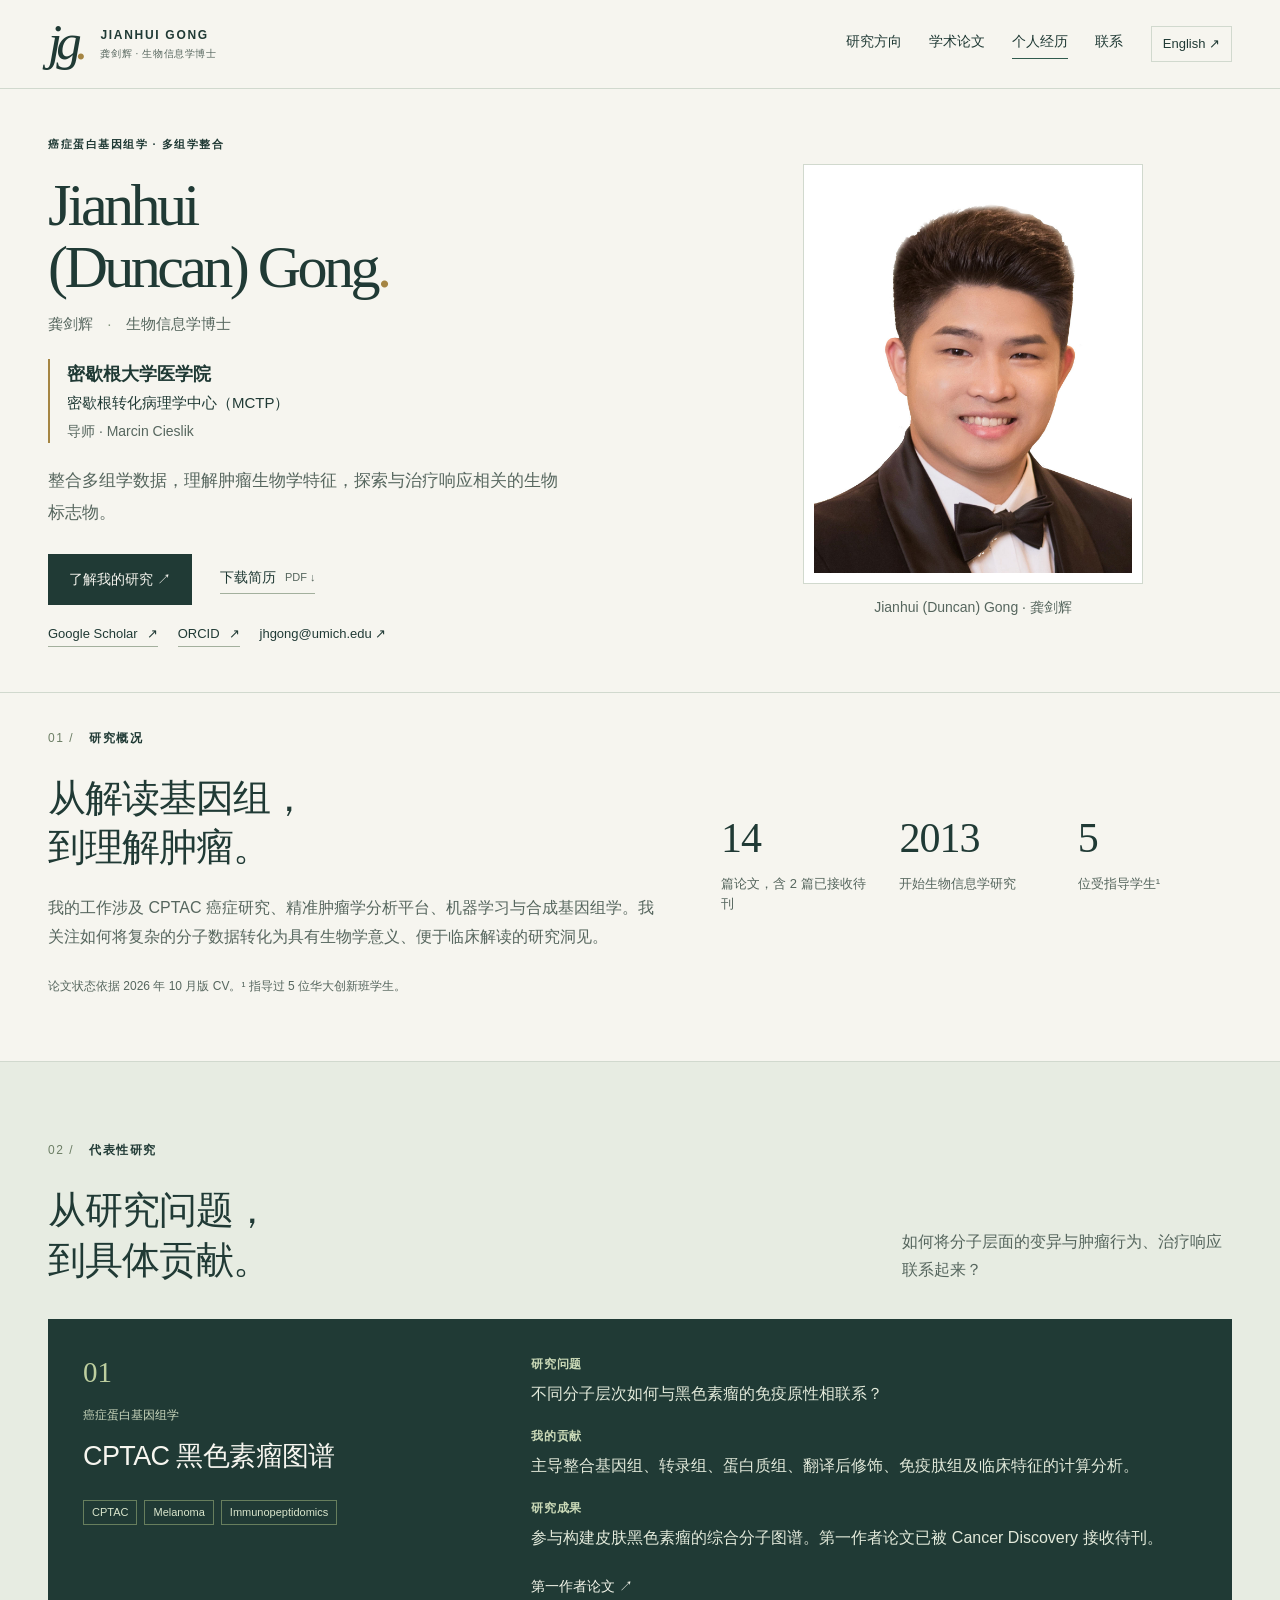
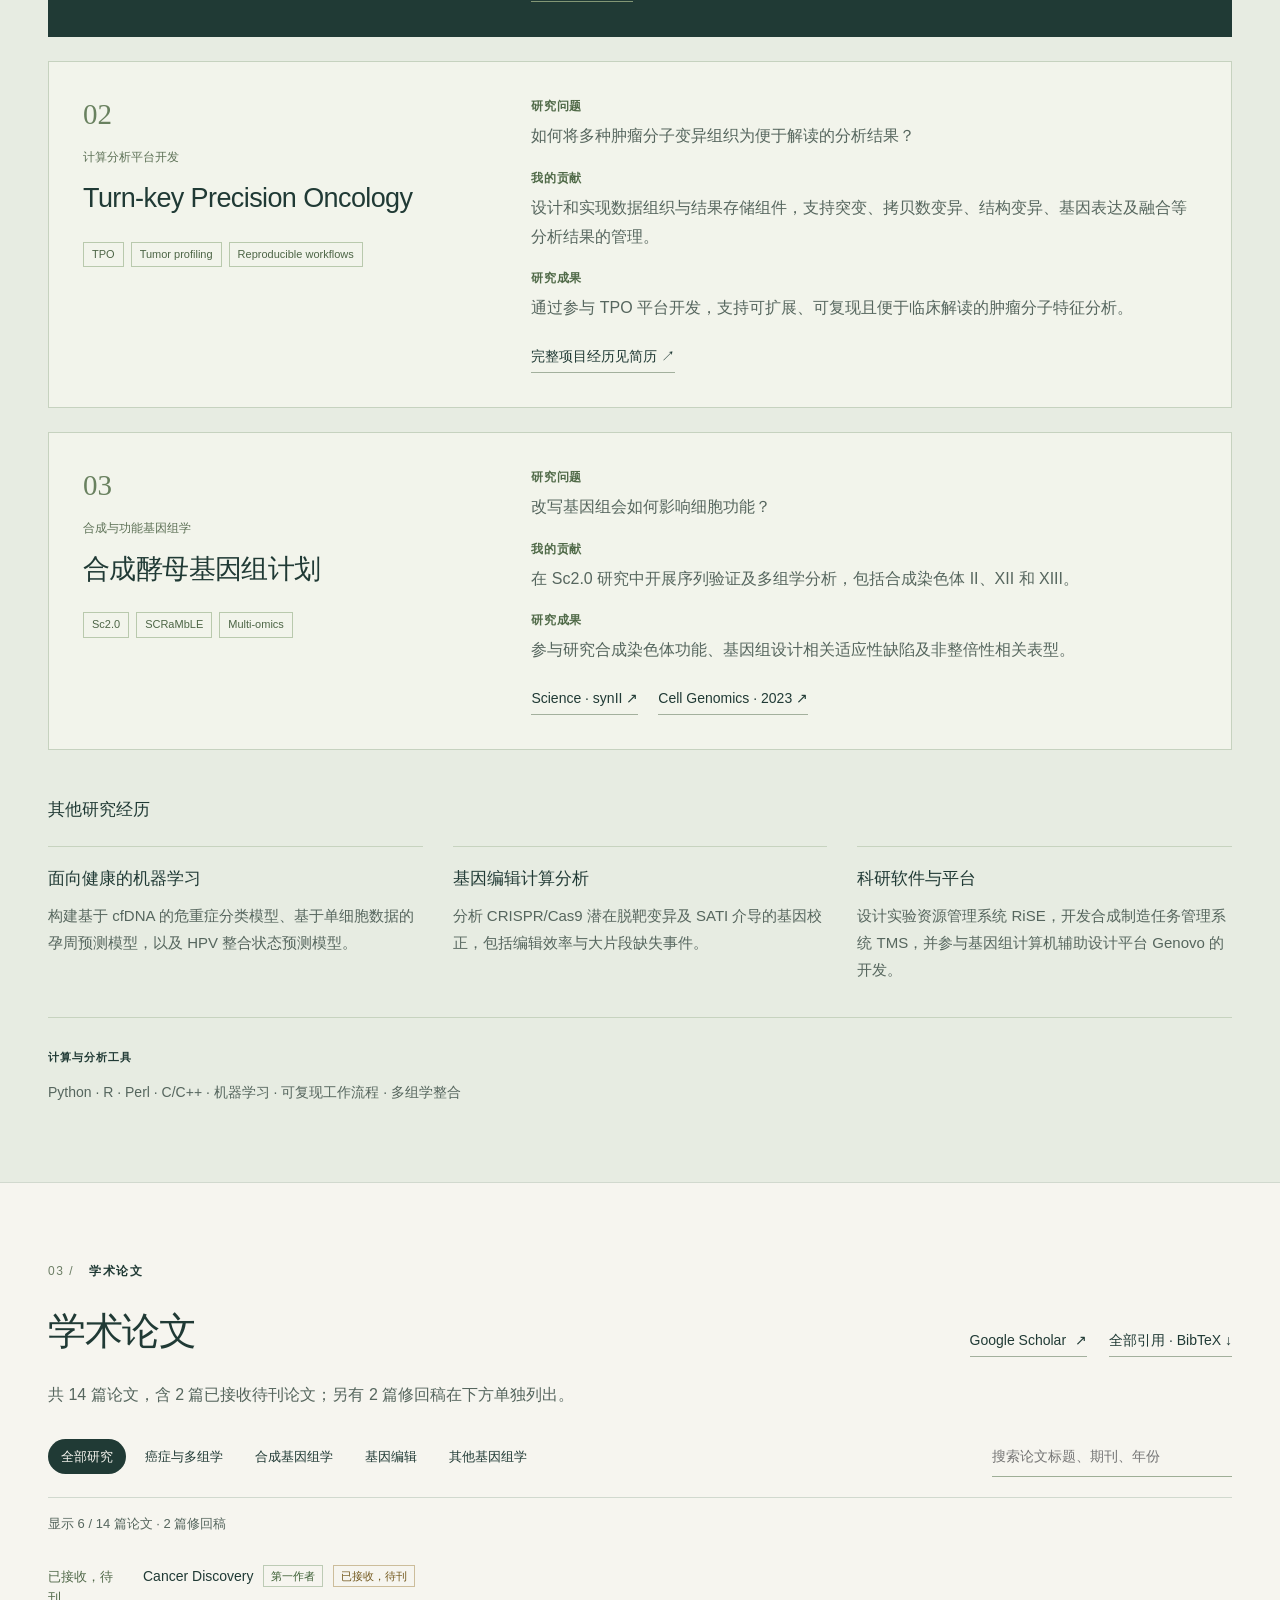
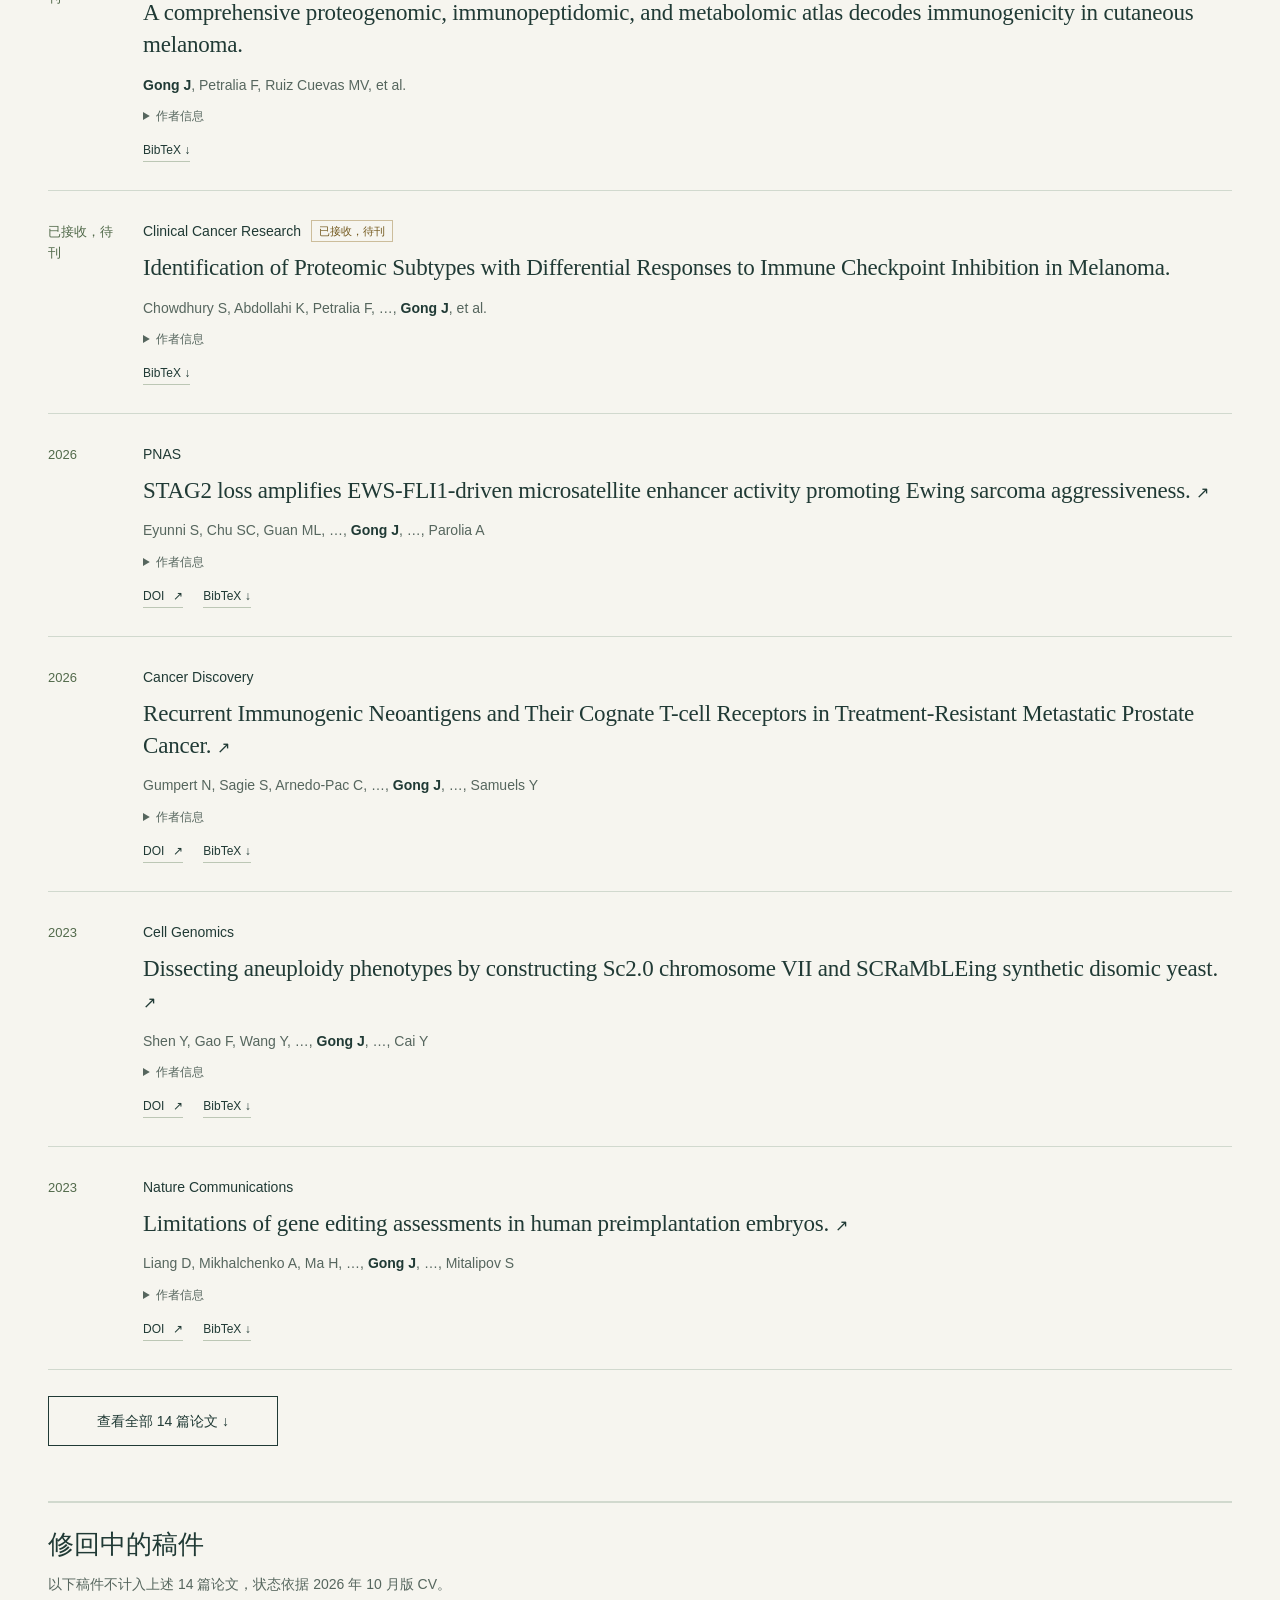
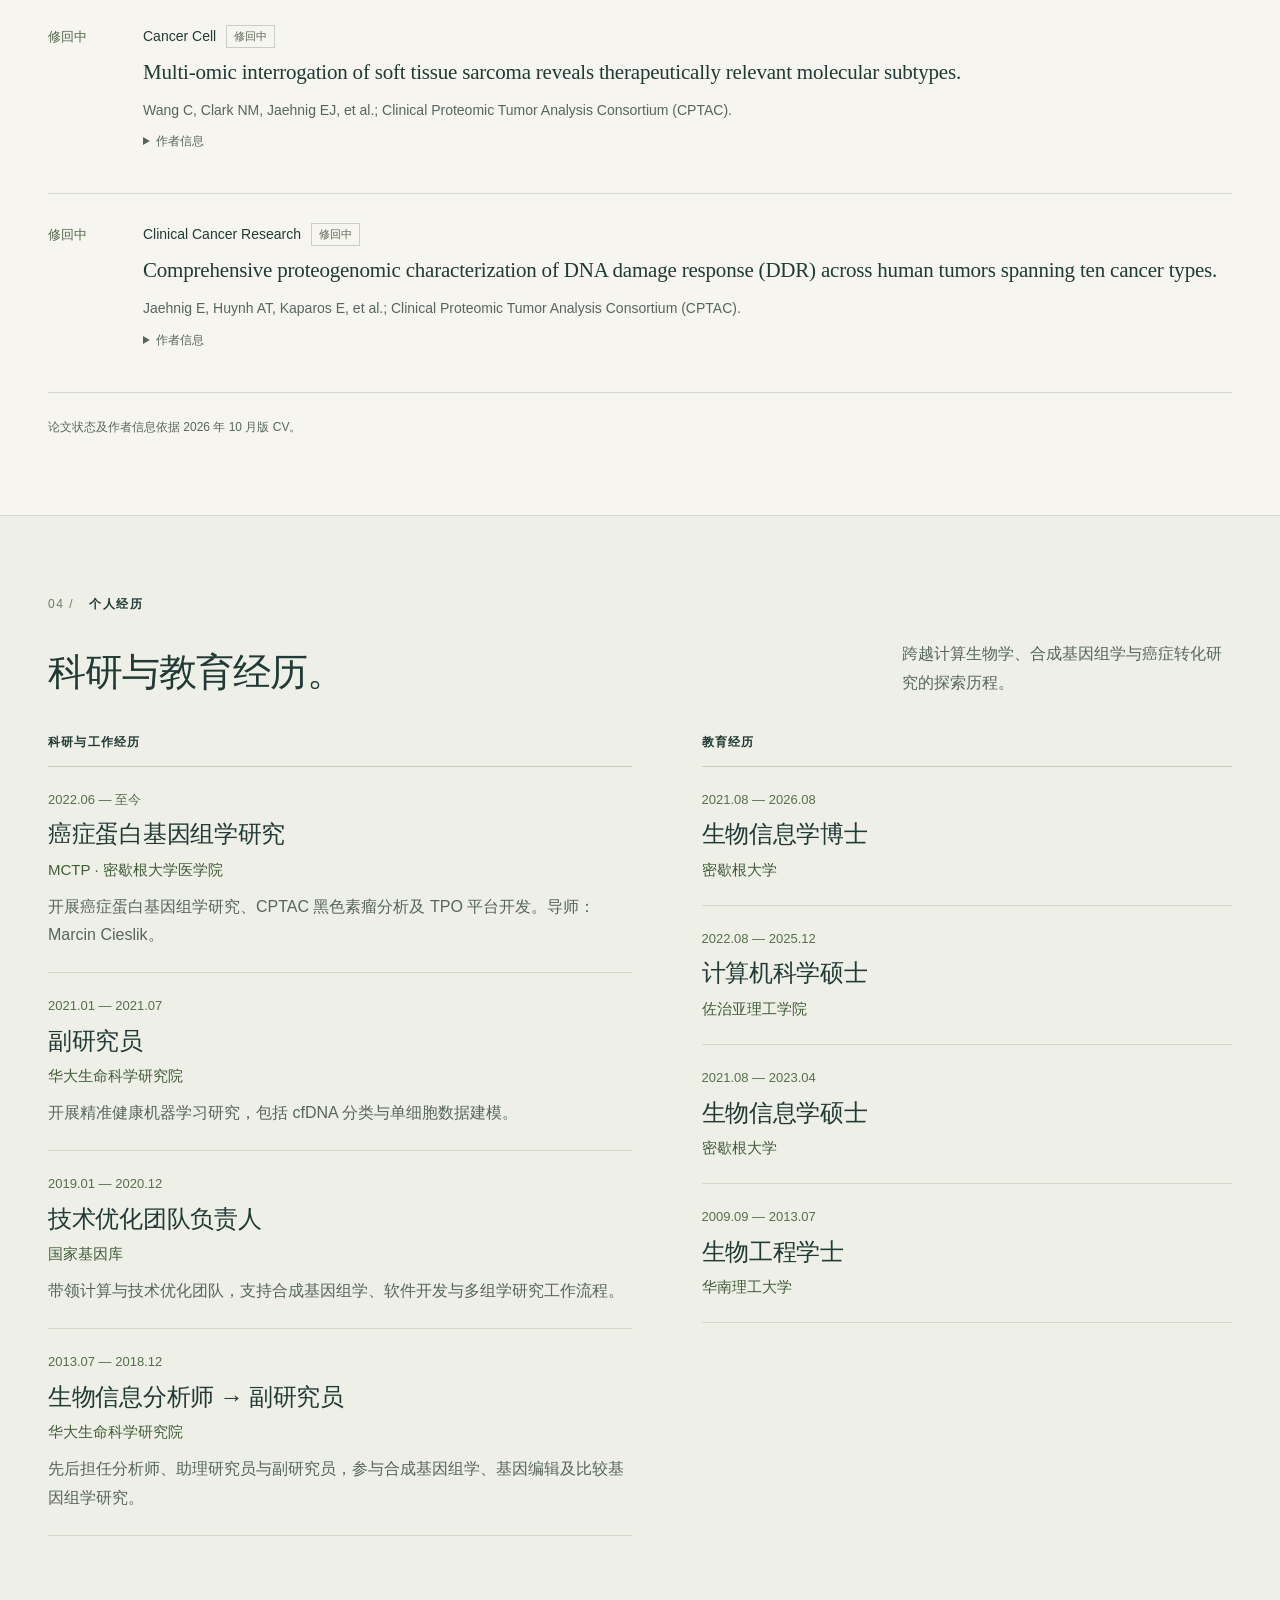
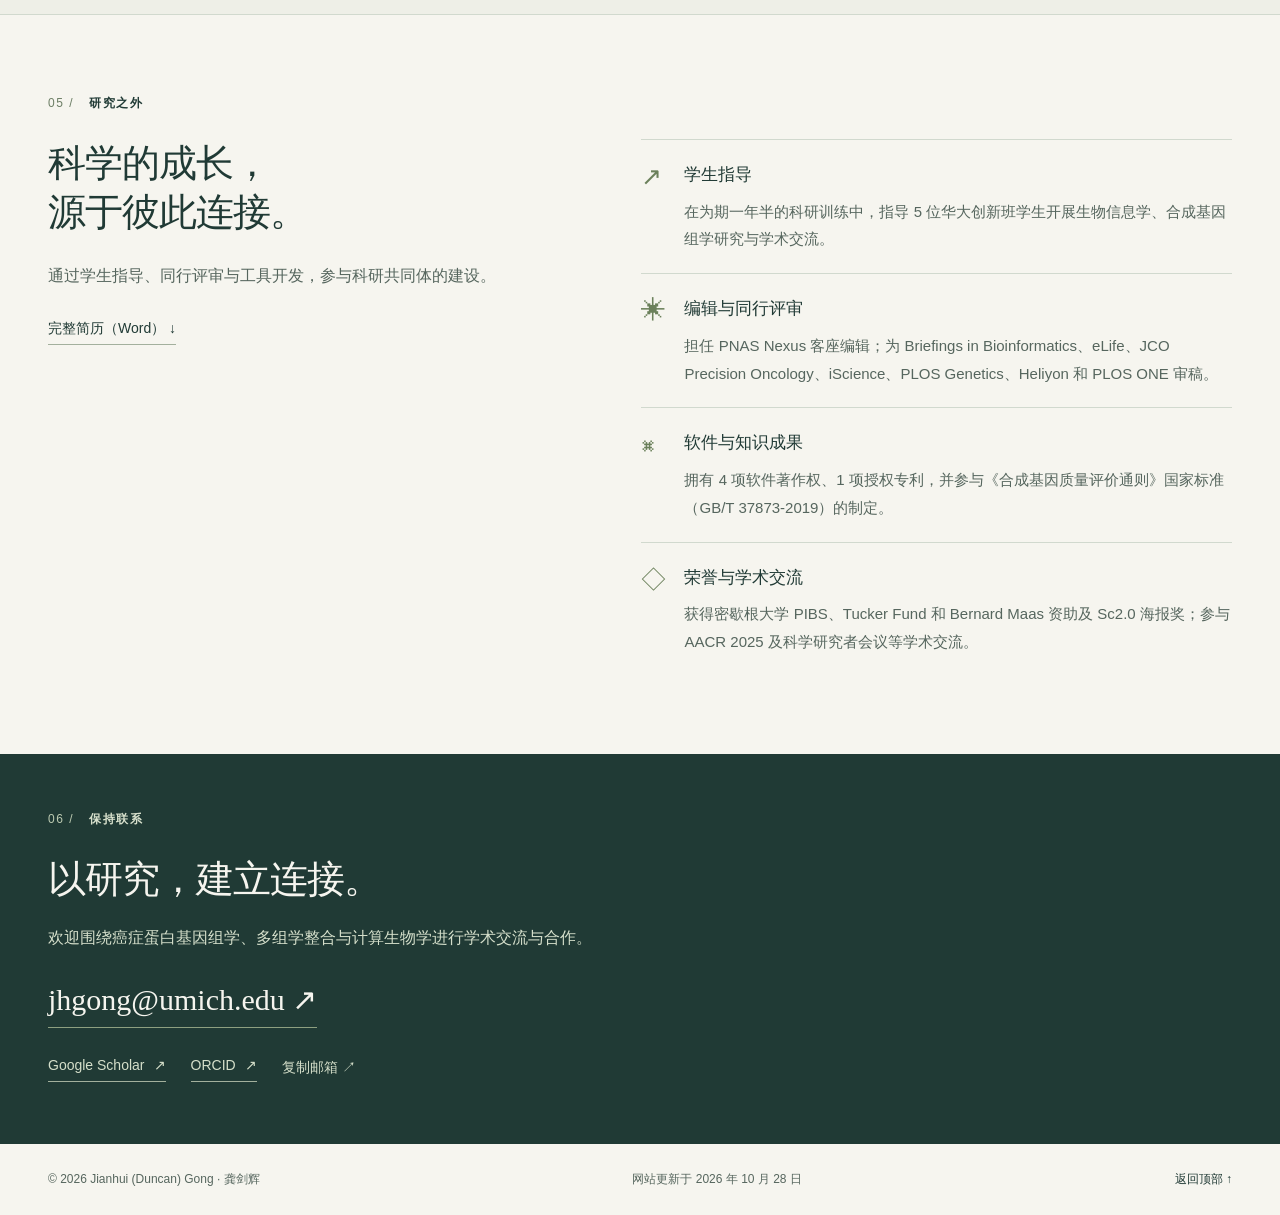
<file: zh/index.html>
<!doctype html><html lang="zh-CN"><head>
<meta charset="UTF-8"><meta name="viewport" content="width=device-width, initial-scale=1"><meta name="google-site-verification" content="S1nb8CHc_5neMKz0zWXASUBL5il8lbESfDzL3KSsQgo"><meta name="theme-color" content="#f6f5ef"><title>龚剑辉 Jianhui (Duncan) Gong | 癌症蛋白基因组学与生物信息学</title><meta name="description" content="龚剑辉（Duncan），生物信息学博士。在密歇根大学医学院 MCTP 从事癌症蛋白基因组学与多组学研究。展示代表性研究、学术论文与简历。"><meta name="author" content="Jianhui (Duncan) Gong"><meta name="robots" content="index, follow">
<link rel="canonical" href="https://duncanjunegong.github.io/zh/"><link rel="alternate" hreflang="en" href="https://duncanjunegong.github.io/"><link rel="alternate" hreflang="zh-CN" href="https://duncanjunegong.github.io/zh/"><link rel="alternate" hreflang="x-default" href="https://duncanjunegong.github.io/"><meta property="og:title" content="龚剑辉 Jianhui (Duncan) Gong | 癌症蛋白基因组学与生物信息学"><meta property="og:description" content="龚剑辉（Duncan），生物信息学博士。在密歇根大学医学院 MCTP 从事癌症蛋白基因组学与多组学研究。展示代表性研究、学术论文与简历。"><meta property="og:type" content="profile"><meta property="og:url" content="https://duncanjunegong.github.io/zh/"><meta property="og:image" content="https://duncanjunegong.github.io/assets/jianhui-gong-portrait.jpg"><meta property="og:locale" content="zh_CN"><script type="application/ld+json">{"@context":"https://schema.org","@type":"Person","name":"Jianhui (Duncan) Gong","alternateName":["Jianhui Gong","Duncan Gong","龚剑辉"],"url":"https://duncanjunegong.github.io/zh/","image":"https://duncanjunegong.github.io/assets/jianhui-gong-portrait.jpg","worksFor":{"@type":"Organization","name":"密歇根大学医学院"},"affiliation":{"@type":"Organization","name":"密歇根转化病理学中心（MCTP）"},"email":"mailto:jhgong@umich.edu","sameAs":["https://scholar.google.com/citations?user=H1VLKlQAAAAJ&hl=en","https://orcid.org/0000-0002-3910-9260"]}</script><link rel="icon" href="/assets/favicon.svg" type="image/svg+xml"><link rel="stylesheet" href="/style.css?v=e7572b4be718"><script src="/app.js?v=4d3b31937791" defer></script>
</head><body data-language="zh"><a class="skip-link" href="#main">跳转至正文</a>
<header class="site-header"><div class="container header-inner"><a class="brand" href="#home" aria-label="返回龚剑辉主页"><span class="monogram">jg<span>.</span></span><span class="brand-text">JIANHUI GONG<span>龚剑辉 · 生物信息学博士</span></span></a><nav class="desktop-nav" aria-label="主导航"><a href="#research">研究方向</a><a href="#publications">学术论文</a><a href="#experience">个人经历</a><a href="#contact">联系</a></nav><div class="header-controls"><a id="language-switch" class="language-switch" href="/" hreflang="en" lang="en">English ↗</a><button class="menu-toggle" type="button" aria-expanded="false" aria-controls="mobile-nav" aria-label="切换导航菜单"><span></span><span></span></button></div></div><nav id="mobile-nav" class="mobile-nav" aria-label="移动端导航" hidden><a href="#research">研究方向</a><a href="#publications">学术论文</a><a href="#experience">个人经历</a><a href="#contact">联系</a></nav></header>
<main id="main"><section class="hero container" id="home"><div class="hero-copy"><p class="eyebrow">癌症蛋白基因组学 · 多组学整合</p><h1>Jianhui<br><span>(Duncan) Gong<span class="title-dot">.</span></span></h1><p class="name-detail">龚剑辉 <span>·</span> 生物信息学博士</p><div class="current-position"><strong>密歇根大学医学院</strong><p>密歇根转化病理学中心（MCTP）</p><p class="mentor">导师 · <strong>Marcin Cieslik</strong></p></div><p class="hero-statement">整合多组学数据，理解肿瘤生物学特征，探索与治疗响应相关的生物标志物。</p><div class="hero-actions"><a class="button button-dark" href="#research">了解我的研究 ↗</a><a class="text-link" href="/assets/Jianhui-Gong-CV.pdf" download>下载简历 <span class="file-type">PDF ↓</span></a></div><div class="profile-links"><a class="text-link" href="https://scholar.google.com/citations?user=H1VLKlQAAAAJ&amp;hl=en" target="_blank" rel="noopener noreferrer">Google Scholar <span aria-hidden="true">↗</span></a><a class="text-link" href="https://orcid.org/0000-0002-3910-9260" target="_blank" rel="noopener noreferrer">ORCID <span aria-hidden="true">↗</span></a><a href="mailto:jhgong@umich.edu">jhgong@umich.edu ↗</a></div></div><figure class="hero-portrait"><div class="portrait-frame"><img src="/assets/jianhui-gong-portrait.jpg" alt="龚剑辉（Duncan）个人照片" width="1176" height="1788" fetchpriority="high" decoding="async"></div><figcaption>Jianhui (Duncan) Gong <span>· 龚剑辉</span></figcaption></figure></section>
<section class="about container" aria-labelledby="about-heading"><div class="section-kicker"><span>01 /</span>研究概况</div><div class="about-grid"><div><h2 id="about-heading">从解读基因组，<br>到理解肿瘤。</h2><p>我的工作涉及 CPTAC 癌症研究、精准肿瘤学分析平台、机器学习与合成基因组学。我关注如何将复杂的分子数据转化为具有生物学意义、便于临床解读的研究洞见。</p></div><div class="stats"><div><strong>14</strong><span>篇论文，含 2 篇已接收待刊</span></div><div><strong>2013</strong><span>开始生物信息学研究</span></div><div><strong>5</strong><span>位受指导学生¹</span></div></div></div><p class="source-note">论文状态依据 2026 年 10 月版 CV。¹ 指导过 5 位华大创新班学生。</p></section>
<section class="research-section" id="research"><div class="container section-pad"><div class="section-kicker"><span>02 /</span>代表性研究</div><div class="section-heading"><h2>从研究问题，<br>到具体贡献。</h2><p>如何将分子层面的变异与肿瘤行为、治疗响应联系起来？</p></div><div class="research-cases"><article class="research-case flagship"><header><span class="case-number">01</span><p class="case-field">癌症蛋白基因组学</p><h3>CPTAC 黑色素瘤图谱</h3><div class="project-tags"><span>CPTAC</span><span>Melanoma</span><span>Immunopeptidomics</span></div></header><div class="case-body"><div><h4>研究问题</h4><p>不同分子层次如何与黑色素瘤的免疫原性相联系？</p></div><div><h4>我的贡献</h4><p>主导整合基因组、转录组、蛋白质组、翻译后修饰、免疫肽组及临床特征的计算分析。</p></div><div><h4>研究成果</h4><p>参与构建皮肤黑色素瘤的综合分子图谱。第一作者论文已被 Cancer Discovery 接收待刊。</p></div><div class="case-links"><a class="text-link" href="#gong-melanoma-atlas" data-reveal-paper="gong-melanoma-atlas">第一作者论文 ↗</a></div></div></article><article class="research-case "><header><span class="case-number">02</span><p class="case-field">计算分析平台开发</p><h3>Turn-key Precision Oncology</h3><div class="project-tags"><span>TPO</span><span>Tumor profiling</span><span>Reproducible workflows</span></div></header><div class="case-body"><div><h4>研究问题</h4><p>如何将多种肿瘤分子变异组织为便于解读的分析结果？</p></div><div><h4>我的贡献</h4><p>设计和实现数据组织与结果存储组件，支持突变、拷贝数变异、结构变异、基因表达及融合等分析结果的管理。</p></div><div><h4>研究成果</h4><p>通过参与 TPO 平台开发，支持可扩展、可复现且便于临床解读的肿瘤分子特征分析。</p></div><div class="case-links"><a class="text-link" href="/assets/Jianhui-Gong-CV.pdf">完整项目经历见简历 ↗</a></div></div></article><article class="research-case "><header><span class="case-number">03</span><p class="case-field">合成与功能基因组学</p><h3>合成酵母基因组计划</h3><div class="project-tags"><span>Sc2.0</span><span>SCRaMbLE</span><span>Multi-omics</span></div></header><div class="case-body"><div><h4>研究问题</h4><p>改写基因组会如何影响细胞功能？</p></div><div><h4>我的贡献</h4><p>在 Sc2.0 研究中开展序列验证及多组学分析，包括合成染色体 II、XII 和 XIII。</p></div><div><h4>研究成果</h4><p>参与研究合成染色体功能、基因组设计相关适应性缺陷及非整倍性相关表型。</p></div><div class="case-links"><a class="text-link" href="#shen-2017-synii" data-reveal-paper="shen-2017-synii">Science · synII ↗</a><a class="text-link" href="#shen-2023-sc20" data-reveal-paper="shen-2023-sc20">Cell Genomics · 2023 ↗</a></div></div></article></div><div class="other-research"><h3>其他研究经历</h3><div><article><h4>面向健康的机器学习</h4><p>构建基于 cfDNA 的危重症分类模型、基于单细胞数据的孕周预测模型，以及 HPV 整合状态预测模型。</p></article><article><h4>基因编辑计算分析</h4><p>分析 CRISPR/Cas9 潜在脱靶变异及 SATI 介导的基因校正，包括编辑效率与大片段缺失事件。</p></article><article><h4>科研软件与平台</h4><p>设计实验资源管理系统 RiSE，开发合成制造任务管理系统 TMS，并参与基因组计算机辅助设计平台 Genovo 的开发。</p></article></div></div><div class="skills-band"><strong>计算与分析工具</strong><p>Python · R · Perl · C/C++ · 机器学习 · 可复现工作流程 · 多组学整合</p></div></div></section>
<section class="publications container section-pad" id="publications"><div class="section-kicker"><span>03 /</span>学术论文</div><div class="section-heading"><h2>学术论文</h2><div class="publication-actions"><a class="text-link" href="https://scholar.google.com/citations?user=H1VLKlQAAAAJ&amp;hl=en" target="_blank" rel="noopener noreferrer">Google Scholar <span aria-hidden="true">↗</span></a><a class="text-link" href="/assets/publications.bib" download>全部引用 · BibTeX ↓</a></div></div><p class="section-description">共 14 篇论文，含 2 篇已接收待刊论文；另有 2 篇修回稿在下方单独列出。</p><div class="pub-controls" id="pub-controls" hidden><div id="filters" class="filter-group" role="group" aria-label="筛选论文"><button class="filter-button active" type="button" data-filter="all" aria-pressed="true">全部研究</button><button class="filter-button" type="button" data-filter="cancer" aria-pressed="false">癌症与多组学</button><button class="filter-button" type="button" data-filter="synthetic" aria-pressed="false">合成基因组学</button><button class="filter-button" type="button" data-filter="editing" aria-pressed="false">基因编辑</button><button class="filter-button" type="button" data-filter="other" aria-pressed="false">其他基因组学</button></div><label class="search-field"><span class="sr-only">搜索学术论文</span><input id="publication-search" type="search" placeholder="搜索论文标题、期刊、年份" aria-label="搜索学术论文"></label></div><p class="pub-result-count" id="pub-count" aria-live="polite"></p><div class="publication-list" id="publication-list"><article class="publication-item" id="gong-melanoma-atlas" data-paper data-draft="false" data-category="cancer" data-search="a comprehensive proteogenomic, immunopeptidomic, and metabolomic atlas decodes immunogenicity in cutaneous melanoma. gong j, petralia f, ruiz cuevas mv, tignor n, jain r, gritsenko ma, kitata rb, ma w, hsiao y, deng y, et al. cancer discovery in press 癌症与多组学 已接收，待刊"><div class="pub-year">已接收，待刊</div><div class="pub-content"><div class="pub-meta"><span>Cancer Discovery</span><span class="badge">第一作者</span><span class="badge press">已接收，待刊</span></div><h3>A comprehensive proteogenomic, immunopeptidomic, and metabolomic atlas decodes immunogenicity in cutaneous melanoma.</h3><p class="pub-authors"><strong>Gong J</strong>, Petralia F, Ruiz Cuevas MV, et al.</p><details class="author-details"><summary>作者信息</summary><p><strong>Gong J</strong>, Petralia F, Ruiz Cuevas MV, Tignor N, Jain R, Gritsenko MA, Kitata RB, Ma W, Hsiao Y, Deng Y, et al.</p></details><div class="paper-links"><a href="/citations/gong-melanoma-atlas.bib" download>BibTeX ↓</a></div></div></article><article class="publication-item" id="chowdhury-melanoma-subtypes" data-paper data-draft="false" data-category="cancer" data-search="identification of proteomic subtypes with differential responses to immune checkpoint inhibition in melanoma. chowdhury s, abdollahi k, petralia f, kennedy jj, gong j, ma w, ivey rg, pletcher rc, krek a, moshiri as, et al. clinical cancer research in press 癌症与多组学 已接收，待刊"><div class="pub-year">已接收，待刊</div><div class="pub-content"><div class="pub-meta"><span>Clinical Cancer Research</span><span class="badge press">已接收，待刊</span></div><h3>Identification of Proteomic Subtypes with Differential Responses to Immune Checkpoint Inhibition in Melanoma.</h3><p class="pub-authors">Chowdhury S, Abdollahi K, Petralia F, …, <strong>Gong J</strong>, et al.</p><details class="author-details"><summary>作者信息</summary><p>Chowdhury S, Abdollahi K, Petralia F, Kennedy JJ, <strong>Gong J</strong>, Ma W, Ivey RG, Pletcher RC, Krek A, Moshiri AS, et al.</p></details><div class="paper-links"><a href="/citations/chowdhury-melanoma-subtypes.bib" download>BibTeX ↓</a></div></div></article><article class="publication-item" id="eyunni-2026-stag2" data-paper data-draft="false" data-category="cancer" data-search="stag2 loss amplifies ews-fli1-driven microsatellite enhancer activity promoting ewing sarcoma aggressiveness. eyunni s, chu sc, guan ml, louw m, young e, carson se, gong j, cieslik m, chinnaiyan am, parolia a. pnas 2026 癌症与多组学 "><div class="pub-year">2026</div><div class="pub-content"><div class="pub-meta"><span>PNAS</span></div><h3><a class="article-link" href="https://doi.org/10.1073/pnas.2537425123" target="_blank" rel="noopener noreferrer">STAG2 loss amplifies EWS-FLI1-driven microsatellite enhancer activity promoting Ewing sarcoma aggressiveness. <span aria-hidden="true">↗</span></a></h3><p class="pub-authors">Eyunni S, Chu SC, Guan ML, …, <strong>Gong J</strong>, …, Parolia A</p><details class="author-details"><summary>作者信息</summary><p>Eyunni S, Chu SC, Guan ML, Louw M, Young E, Carson SE, <strong>Gong J</strong>, Cieslik M, Chinnaiyan AM, Parolia A.</p></details><div class="paper-links"><a class="text-link" href="https://doi.org/10.1073/pnas.2537425123" target="_blank" rel="noopener noreferrer">DOI <span aria-hidden="true">↗</span></a><a href="/citations/eyunni-2026-stag2.bib" download>BibTeX ↓</a></div></div></article><article class="publication-item" id="gumpert-2026-neoantigens" data-paper data-draft="false" data-category="cancer" data-search="recurrent immunogenic neoantigens and their cognate t-cell receptors in treatment-resistant metastatic prostate cancer. gumpert n, sagie s, arnedo-pac c, babu t, weller c, gonzalez-perez a, wang y, michel todó l, levy r, chen x, greenberg p, dayan-rubinov m, yakubovich e, wasserman-bartov t, zerbib m, gong j, rebernick rj, oliveira tercero a, agundez muriel l, benedek g, kedmi m, oren r, ben-dor s, levin y, troyanskaya og, munzur ad, wyatt aw, cieslik mp, quigley da, van allen em, anandasabapathy n, mateo j, yang x, martínez-jiménez f, lopez-bigas n, samuels y. cancer discovery 2026 癌症与多组学 "><div class="pub-year">2026</div><div class="pub-content"><div class="pub-meta"><span>Cancer Discovery</span></div><h3><a class="article-link" href="https://doi.org/10.1158/2159-8290.CD-24-1213" target="_blank" rel="noopener noreferrer">Recurrent Immunogenic Neoantigens and Their Cognate T-cell Receptors in Treatment-Resistant Metastatic Prostate Cancer. <span aria-hidden="true">↗</span></a></h3><p class="pub-authors">Gumpert N, Sagie S, Arnedo-Pac C, …, <strong>Gong J</strong>, …, Samuels Y</p><details class="author-details"><summary>作者信息</summary><p>Gumpert N, Sagie S, Arnedo-Pac C, Babu T, Weller C, Gonzalez-Perez A, Wang Y, Michel Todó L, Levy R, Chen X, Greenberg P, Dayan-Rubinov M, Yakubovich E, Wasserman-Bartov T, Zerbib M, <strong>Gong J</strong>, Rebernick RJ, Oliveira Tercero A, Agundez Muriel L, Benedek G, Kedmi M, Oren R, Ben-Dor S, Levin Y, Troyanskaya OG, Munzur AD, Wyatt AW, Cieslik MP, Quigley DA, Van Allen EM, Anandasabapathy N, Mateo J, Yang X, Martínez-Jiménez F, Lopez-Bigas N, Samuels Y.</p></details><div class="paper-links"><a class="text-link" href="https://doi.org/10.1158/2159-8290.CD-24-1213" target="_blank" rel="noopener noreferrer">DOI <span aria-hidden="true">↗</span></a><a href="/citations/gumpert-2026-neoantigens.bib" download>BibTeX ↓</a></div></div></article><article class="publication-item" id="shen-2023-sc20" data-paper data-draft="false" data-category="synthetic" data-search="dissecting aneuploidy phenotypes by constructing sc2.0 chromosome vii and scrambleing synthetic disomic yeast. shen y, gao f, wang y, wang y, zheng j, gong j, zhang j, luo z, schindler d, deng y, ding w, lin t, swidah r, zhao h, jiang s, zeng c, chen s, chen t, wang y, luo y, mitchell l, bader js, zhang g, shen x, wang j, fu x, dai j, boeke jd, yang h, xu x, cai y. cell genomics 2023 合成基因组学 "><div class="pub-year">2023</div><div class="pub-content"><div class="pub-meta"><span>Cell Genomics</span></div><h3><a class="article-link" href="https://doi.org/10.1016/j.xgen.2023.100364" target="_blank" rel="noopener noreferrer">Dissecting aneuploidy phenotypes by constructing Sc2.0 chromosome VII and SCRaMbLEing synthetic disomic yeast. <span aria-hidden="true">↗</span></a></h3><p class="pub-authors">Shen Y, Gao F, Wang Y, …, <strong>Gong J</strong>, …, Cai Y</p><details class="author-details"><summary>作者信息</summary><p>Shen Y, Gao F, Wang Y, Wang Y, Zheng J, <strong>Gong J</strong>, Zhang J, Luo Z, Schindler D, Deng Y, Ding W, Lin T, Swidah R, Zhao H, Jiang S, Zeng C, Chen S, Chen T, Wang Y, Luo Y, Mitchell L, Bader JS, Zhang G, Shen X, Wang J, Fu X, Dai J, Boeke JD, Yang H, Xu X, Cai Y.</p></details><div class="paper-links"><a class="text-link" href="https://doi.org/10.1016/j.xgen.2023.100364" target="_blank" rel="noopener noreferrer">DOI <span aria-hidden="true">↗</span></a><a href="/citations/shen-2023-sc20.bib" download>BibTeX ↓</a></div></div></article><article class="publication-item" id="liang-2023-editing" data-paper data-draft="false" data-category="editing" data-search="limitations of gene editing assessments in human preimplantation embryos. liang d, mikhalchenko a, ma h, marti gutierrez n, chen t, lee y, park sw, tippner-hedges r, koski a, darby h, li y, van dyken c, zhao h, wu k, zhang j, hou z, so s, han j, park j, kim cj, zong k, gong j, yuan y, gu y, shen y, olson sb, yang h, battaglia d, o&#39;leary t, krieg sa, lee dm, wu dh, duell pb, kaul s, kim js, heitner sb, kang e, chen zj, amato p, mitalipov s. nature communications 2023 基因编辑 "><div class="pub-year">2023</div><div class="pub-content"><div class="pub-meta"><span>Nature Communications</span></div><h3><a class="article-link" href="https://doi.org/10.1038/s41467-023-36820-6" target="_blank" rel="noopener noreferrer">Limitations of gene editing assessments in human preimplantation embryos. <span aria-hidden="true">↗</span></a></h3><p class="pub-authors">Liang D, Mikhalchenko A, Ma H, …, <strong>Gong J</strong>, …, Mitalipov S</p><details class="author-details"><summary>作者信息</summary><p>Liang D, Mikhalchenko A, Ma H, Marti Gutierrez N, Chen T, Lee Y, Park SW, Tippner-Hedges R, Koski A, Darby H, Li Y, Van Dyken C, Zhao H, Wu K, Zhang J, Hou Z, So S, Han J, Park J, Kim CJ, Zong K, <strong>Gong J</strong>, Yuan Y, Gu Y, Shen Y, Olson SB, Yang H, Battaglia D, O&#39;Leary T, Krieg SA, Lee DM, Wu DH, Duell PB, Kaul S, Kim JS, Heitner SB, Kang E, Chen ZJ, Amato P, Mitalipov S.</p></details><div class="paper-links"><a class="text-link" href="https://doi.org/10.1038/s41467-023-36820-6" target="_blank" rel="noopener noreferrer">DOI <span aria-hidden="true">↗</span></a><a href="/citations/liang-2023-editing.bib" download>BibTeX ↓</a></div></div></article><article class="publication-item" id="suzuki-2019-sati" data-paper data-draft="false" data-category="editing" data-search="precise in vivo genome editing via single homology arm donor mediated intron-targeting gene integration for genetic disease correction. suzuki k, yamamoto m, hernandez-benitez r, li z, wei c, soligalla rd, aizawa e, hatanaka f, kurita m, reddy p, ocampo a, hishida t, sakurai m, nemeth an, nuñez delicado e, campistol jm, magistretti p, guillen p, rodriguez esteban c, gong j, yuan y, gu y, liu gh, lópez-otín c, wu j, zhang k, izpisua belmonte jc. cell research 2019 基因编辑 "><div class="pub-year">2019</div><div class="pub-content"><div class="pub-meta"><span>Cell Research</span></div><h3><a class="article-link" href="https://doi.org/10.1038/s41422-019-0213-0" target="_blank" rel="noopener noreferrer">Precise in vivo genome editing via single homology arm donor mediated intron-targeting gene integration for genetic disease correction. <span aria-hidden="true">↗</span></a></h3><p class="pub-authors">Suzuki K, Yamamoto M, Hernandez-Benitez R, …, <strong>Gong J</strong>, …, Izpisua Belmonte JC</p><details class="author-details"><summary>作者信息</summary><p>Suzuki K, Yamamoto M, Hernandez-Benitez R, Li Z, Wei C, Soligalla RD, Aizawa E, Hatanaka F, Kurita M, Reddy P, Ocampo A, Hishida T, Sakurai M, Nemeth AN, Nuñez Delicado E, Campistol JM, Magistretti P, Guillen P, Rodriguez Esteban C, <strong>Gong J</strong>, Yuan Y, Gu Y, Liu GH, López-Otín C, Wu J, Zhang K, Izpisua Belmonte JC.</p></details><div class="paper-links"><a class="text-link" href="https://doi.org/10.1038/s41422-019-0213-0" target="_blank" rel="noopener noreferrer">DOI <span aria-hidden="true">↗</span></a><a href="/citations/suzuki-2019-sati.bib" download>BibTeX ↓</a></div></div></article><article class="publication-item" id="ma-2018-reply" data-paper data-draft="false" data-category="editing" data-search="ma et al. reply. ma h, marti-gutierrez n, park sw, wu j, hayama t, darby h, van dyken c, li y, koski a, liang d, suzuki k, gu y, gong j, xu x, ahmed r, lee y, kang e, ji d, park ar, kim d, kim st, heitner sb, battaglia d, krieg sa, lee dm, wu dh, wolf dp, amato p, kaul s, belmonte jci, kim js, mitalipov s. nature 2018 基因编辑 "><div class="pub-year">2018</div><div class="pub-content"><div class="pub-meta"><span>Nature</span></div><h3><a class="article-link" href="https://doi.org/10.1038/s41586-018-0381-y" target="_blank" rel="noopener noreferrer">Ma et al. reply. <span aria-hidden="true">↗</span></a></h3><p class="pub-authors">Ma H, Marti-Gutierrez N, Park SW, …, <strong>Gong J</strong>, …, Mitalipov S</p><details class="author-details"><summary>作者信息</summary><p>Ma H, Marti-Gutierrez N, Park SW, Wu J, Hayama T, Darby H, Van Dyken C, Li Y, Koski A, Liang D, Suzuki K, Gu Y, <strong>Gong J</strong>, Xu X, Ahmed R, Lee Y, Kang E, Ji D, Park AR, Kim D, Kim ST, Heitner SB, Battaglia D, Krieg SA, Lee DM, Wu DH, Wolf DP, Amato P, Kaul S, Belmonte JCI, Kim JS, Mitalipov S.</p></details><div class="paper-links"><a class="text-link" href="https://doi.org/10.1038/s41586-018-0381-y" target="_blank" rel="noopener noreferrer">DOI <span aria-hidden="true">↗</span></a><a href="/citations/ma-2018-reply.bib" download>BibTeX ↓</a></div></div></article><article class="publication-item" id="ma-2017-embryos" data-paper data-draft="false" data-category="editing" data-search="correction of a pathogenic gene mutation in human embryos. ma h, marti-gutierrez n, park sw, wu j, lee y, suzuki k, koski a, ji d, hayama t, ahmed r, darby h, van dyken c, li y, kang e, park ar, kim d, kim st, gong j, gu y, xu x, battaglia d, krieg sa, lee dm, wu dh, wolf dp, heitner sb, belmonte jci, amato p, kim js, kaul s, mitalipov s. nature 2017 基因编辑 "><div class="pub-year">2017</div><div class="pub-content"><div class="pub-meta"><span>Nature</span></div><h3><a class="article-link" href="https://doi.org/10.1038/nature23305" target="_blank" rel="noopener noreferrer">Correction of a pathogenic gene mutation in human embryos. <span aria-hidden="true">↗</span></a></h3><p class="pub-authors">Ma H, Marti-Gutierrez N, Park SW, …, <strong>Gong J</strong>, …, Mitalipov S</p><details class="author-details"><summary>作者信息</summary><p>Ma H, Marti-Gutierrez N, Park SW, Wu J, Lee Y, Suzuki K, Koski A, Ji D, Hayama T, Ahmed R, Darby H, Van Dyken C, Li Y, Kang E, Park AR, Kim D, Kim ST, <strong>Gong J</strong>, Gu Y, Xu X, Battaglia D, Krieg SA, Lee DM, Wu DH, Wolf DP, Heitner SB, Belmonte JCI, Amato P, Kim JS, Kaul S, Mitalipov S.</p></details><div class="paper-links"><a class="text-link" href="https://doi.org/10.1038/nature23305" target="_blank" rel="noopener noreferrer">DOI <span aria-hidden="true">↗</span></a><a href="/citations/ma-2017-embryos.bib" download>BibTeX ↓</a></div></div></article><article class="publication-item" id="jiang-2017-histone" data-paper data-draft="false" data-category="other" data-search="dissecting nucleosome function with a comprehensive histone h2a and h2b mutant library. jiang s, liu y, xu c, wang y, gong j, shen y, wu q, boeke jd, dai j. g3 2017 其他基因组学 "><div class="pub-year">2017</div><div class="pub-content"><div class="pub-meta"><span>G3</span></div><h3><a class="article-link" href="https://doi.org/10.1534/g3.117.300252" target="_blank" rel="noopener noreferrer">Dissecting Nucleosome Function with a Comprehensive Histone H2A and H2B Mutant Library. <span aria-hidden="true">↗</span></a></h3><p class="pub-authors">Jiang S, Liu Y, Xu C, …, <strong>Gong J</strong>, …, Dai J</p><details class="author-details"><summary>作者信息</summary><p>Jiang S, Liu Y, Xu C, Wang Y, <strong>Gong J</strong>, Shen Y, Wu Q, Boeke JD, Dai J.</p></details><div class="paper-links"><a class="text-link" href="https://doi.org/10.1534/g3.117.300252" target="_blank" rel="noopener noreferrer">DOI <span aria-hidden="true">↗</span></a><a href="/citations/jiang-2017-histone.bib" download>BibTeX ↓</a></div></div></article><article class="publication-item" id="zhang-2017-rdna" data-paper data-draft="false" data-category="synthetic" data-search="engineering the ribosomal dna in a megabase synthetic chromosome. zhang w, zhao g, luo z, lin y, wang l, guo y, wang a, jiang s, jiang q, gong j, wang y, hou s, huang j, li t, qin y, dong j, qin q, zhang j, zou x, he x, zhao l, xiao y, xu m, cheng e, huang n, zhou t, shen y, walker r, luo y, kuang z, mitchell la, yang k, richardson sm, wu y, li bz, yuan yj, yang h, lin j, chen gq, wu q, bader js, cai y, boeke jd, dai j. science 2017 合成基因组学 "><div class="pub-year">2017</div><div class="pub-content"><div class="pub-meta"><span>Science</span></div><h3><a class="article-link" href="https://doi.org/10.1126/science.aaf3981" target="_blank" rel="noopener noreferrer">Engineering the ribosomal DNA in a megabase synthetic chromosome. <span aria-hidden="true">↗</span></a></h3><p class="pub-authors">Zhang W, Zhao G, Luo Z, …, <strong>Gong J</strong>, …, Dai J</p><details class="author-details"><summary>作者信息</summary><p>Zhang W, Zhao G, Luo Z, Lin Y, Wang L, Guo Y, Wang A, Jiang S, Jiang Q, <strong>Gong J</strong>, Wang Y, Hou S, Huang J, Li T, Qin Y, Dong J, Qin Q, Zhang J, Zou X, He X, Zhao L, Xiao Y, Xu M, Cheng E, Huang N, Zhou T, Shen Y, Walker R, Luo Y, Kuang Z, Mitchell LA, Yang K, Richardson SM, Wu Y, Li BZ, Yuan YJ, Yang H, Lin J, Chen GQ, Wu Q, Bader JS, Cai Y, Boeke JD, Dai J.</p></details><div class="paper-links"><a class="text-link" href="https://doi.org/10.1126/science.aaf3981" target="_blank" rel="noopener noreferrer">DOI <span aria-hidden="true">↗</span></a><a href="/citations/zhang-2017-rdna.bib" download>BibTeX ↓</a></div></div></article><article class="publication-item" id="shen-2017-synii" data-paper data-draft="false" data-category="synthetic" data-search="deep functional analysis of synii, a 770-kilobase synthetic yeast chromosome. shen y, wang y, chen t, gao f, gong j, abramczyk d, walker r, zhao h, chen s, liu w, luo y, müller ca, paul-dubois-taine a, alver b, stracquadanio g, mitchell la, luo z, fan y, zhou b, wen b, tan f, wang y, zi j, xie z, li b, yang k, richardson sm, jiang h, french ce, nieduszynski ca, koszul r, marston al, yuan y, wang j, bader js, dai j, boeke jd, xu x, cai y, yang h. science 2017 合成基因组学 "><div class="pub-year">2017</div><div class="pub-content"><div class="pub-meta"><span>Science</span></div><h3><a class="article-link" href="https://doi.org/10.1126/science.aaf4791" target="_blank" rel="noopener noreferrer">Deep functional analysis of synII, a 770-kilobase synthetic yeast chromosome. <span aria-hidden="true">↗</span></a></h3><p class="pub-authors">Shen Y, Wang Y, Chen T, …, <strong>Gong J</strong>, …, Yang H</p><details class="author-details"><summary>作者信息</summary><p>Shen Y, Wang Y, Chen T, Gao F, <strong>Gong J</strong>, Abramczyk D, Walker R, Zhao H, Chen S, Liu W, Luo Y, Müller CA, Paul-Dubois-Taine A, Alver B, Stracquadanio G, Mitchell LA, Luo Z, Fan Y, Zhou B, Wen B, Tan F, Wang Y, Zi J, Xie Z, Li B, Yang K, Richardson SM, Jiang H, French CE, Nieduszynski CA, Koszul R, Marston AL, Yuan Y, Wang J, Bader JS, Dai J, Boeke JD, Xu X, Cai Y, Yang H.</p></details><div class="paper-links"><a class="text-link" href="https://doi.org/10.1126/science.aaf4791" target="_blank" rel="noopener noreferrer">DOI <span aria-hidden="true">↗</span></a><a href="/citations/shen-2017-synii.bib" download>BibTeX ↓</a></div></div></article><article class="publication-item" id="shen-2016-scramble" data-paper data-draft="false" data-category="synthetic" data-search="scramble generates designed combinatorial stochastic diversity in synthetic chromosomes. shen y, stracquadanio g, wang y, yang k, mitchell la, xue y, cai y, chen t, dymond js, kang k, gong j, zeng x, zhang y, li y, feng q, xu x, wang j, wang j, yang h, boeke jd, bader js. genome research 2016 合成基因组学 "><div class="pub-year">2016</div><div class="pub-content"><div class="pub-meta"><span>Genome Research</span></div><h3><a class="article-link" href="https://doi.org/10.1101/gr.193433.115" target="_blank" rel="noopener noreferrer">SCRaMbLE generates designed combinatorial stochastic diversity in synthetic chromosomes. <span aria-hidden="true">↗</span></a></h3><p class="pub-authors">Shen Y, Stracquadanio G, Wang Y, …, <strong>Gong J</strong>, …, Bader JS</p><details class="author-details"><summary>作者信息</summary><p>Shen Y, Stracquadanio G, Wang Y, Yang K, Mitchell LA, Xue Y, Cai Y, Chen T, Dymond JS, Kang K, <strong>Gong J</strong>, Zeng X, Zhang Y, Li Y, Feng Q, Xu X, Wang J, Wang J, Yang H, Boeke JD, Bader JS.</p></details><div class="paper-links"><a class="text-link" href="https://doi.org/10.1101/gr.193433.115" target="_blank" rel="noopener noreferrer">DOI <span aria-hidden="true">↗</span></a><a href="/citations/shen-2016-scramble.bib" download>BibTeX ↓</a></div></div></article><article class="publication-item" id="yan-2015-plastid" data-paper data-draft="false" data-category="other" data-search="auxenochlorella protothecoides and prototheca wickerhamii plastid genome sequences give insight into the origins of non-photosynthetic algae. yan d, wang y, murakami t, shen y, gong j, jiang h, smith dr, pombert jf, dai j, wu q. scientific reports 2015 其他基因组学 "><div class="pub-year">2015</div><div class="pub-content"><div class="pub-meta"><span>Scientific Reports</span></div><h3><a class="article-link" href="https://doi.org/10.1038/srep14465" target="_blank" rel="noopener noreferrer">Auxenochlorella protothecoides and Prototheca wickerhamii plastid genome sequences give insight into the origins of non-photosynthetic algae. <span aria-hidden="true">↗</span></a></h3><p class="pub-authors">Yan D, Wang Y, Murakami T, …, <strong>Gong J</strong>, …, Wu Q</p><details class="author-details"><summary>作者信息</summary><p>Yan D, Wang Y, Murakami T, Shen Y, <strong>Gong J</strong>, Jiang H, Smith DR, Pombert JF, Dai J, Wu Q.</p></details><div class="paper-links"><a class="text-link" href="https://doi.org/10.1038/srep14465" target="_blank" rel="noopener noreferrer">DOI <span aria-hidden="true">↗</span></a><a href="/citations/yan-2015-plastid.bib" download>BibTeX ↓</a></div></div></article></div><p id="no-results" class="no-results" hidden>未找到符合条件的论文，请尝试其他关键词或筛选条件。</p><button class="button button-outline" id="show-more" type="button" aria-controls="publication-list" aria-expanded="false" hidden>查看全部 14 篇论文 ↓</button><section class="manuscript-section" id="manuscripts" aria-labelledby="manuscripts-heading"><h3 id="manuscripts-heading">修回中的稿件</h3><p>以下稿件不计入上述 14 篇论文，状态依据 2026 年 10 月版 CV。</p><div id="manuscript-list"><article class="publication-item manuscript" id="wang-sarcoma-revision" data-paper data-draft="true" data-category="cancer" data-search="multi-omic interrogation of soft tissue sarcoma reveals therapeutically relevant molecular subtypes. wang c, clark nm, jaehnig ej, et al.; clinical proteomic tumor analysis consortium (cptac). cancer cell under revision 癌症与多组学 修回中"><div class="pub-year">修回中</div><div class="pub-content"><div class="pub-meta"><span>Cancer Cell</span><span class="badge revision">修回中</span></div><h3>Multi-omic interrogation of soft tissue sarcoma reveals therapeutically relevant molecular subtypes.</h3><p class="pub-authors">Wang C, Clark NM, Jaehnig EJ, et al.; Clinical Proteomic Tumor Analysis Consortium (CPTAC).</p><details class="author-details"><summary>作者信息</summary><p>Wang C, Clark NM, Jaehnig EJ, et al.; Clinical Proteomic Tumor Analysis Consortium (CPTAC).</p></details><div class="paper-links"></div></div></article><article class="publication-item manuscript" id="jaehnig-ddr-revision" data-paper data-draft="true" data-category="cancer" data-search="comprehensive proteogenomic characterization of dna damage response (ddr) across human tumors spanning ten cancer types. jaehnig e, huynh at, kaparos e, et al.; clinical proteomic tumor analysis consortium (cptac). clinical cancer research under revision 癌症与多组学 修回中"><div class="pub-year">修回中</div><div class="pub-content"><div class="pub-meta"><span>Clinical Cancer Research</span><span class="badge revision">修回中</span></div><h3>Comprehensive proteogenomic characterization of DNA damage response (DDR) across human tumors spanning ten cancer types.</h3><p class="pub-authors">Jaehnig E, Huynh AT, Kaparos E, et al.; Clinical Proteomic Tumor Analysis Consortium (CPTAC).</p><details class="author-details"><summary>作者信息</summary><p>Jaehnig E, Huynh AT, Kaparos E, et al.; Clinical Proteomic Tumor Analysis Consortium (CPTAC).</p></details><div class="paper-links"></div></div></article></div></section><p class="source-note">论文状态及作者信息依据 2026 年 10 月版 CV。</p></section>
<section class="experience-section" id="experience"><div class="container section-pad"><div class="section-kicker"><span>04 /</span>个人经历</div><div class="section-heading"><h2>科研与教育经历。</h2><p>跨越计算生物学、合成基因组学与癌症转化研究的探索历程。</p></div><div class="journey-grid"><div><h3 class="column-label">科研与工作经历</h3><article class="timeline-item"><div class="timeline-date">2022.06 — 至今</div><h4>癌症蛋白基因组学研究</h4><p class="timeline-org">MCTP · 密歇根大学医学院</p><p>开展癌症蛋白基因组学研究、CPTAC 黑色素瘤分析及 TPO 平台开发。导师：Marcin Cieslik。</p></article><article class="timeline-item"><div class="timeline-date">2021.01 — 2021.07</div><h4>副研究员</h4><p class="timeline-org">华大生命科学研究院</p><p>开展精准健康机器学习研究，包括 cfDNA 分类与单细胞数据建模。</p></article><article class="timeline-item"><div class="timeline-date">2019.01 — 2020.12</div><h4>技术优化团队负责人</h4><p class="timeline-org">国家基因库</p><p>带领计算与技术优化团队，支持合成基因组学、软件开发与多组学研究工作流程。</p></article><article class="timeline-item"><div class="timeline-date">2013.07 — 2018.12</div><h4>生物信息分析师 → 副研究员</h4><p class="timeline-org">华大生命科学研究院</p><p>先后担任分析师、助理研究员与副研究员，参与合成基因组学、基因编辑及比较基因组学研究。</p></article></div><div><h3 class="column-label">教育经历</h3><article class="timeline-item"><div class="timeline-date">2021.08 — 2026.08</div><h4>生物信息学博士</h4><p class="timeline-org">密歇根大学</p></article><article class="timeline-item"><div class="timeline-date">2022.08 — 2025.12</div><h4>计算机科学硕士</h4><p class="timeline-org">佐治亚理工学院</p></article><article class="timeline-item"><div class="timeline-date">2021.08 — 2023.04</div><h4>生物信息学硕士</h4><p class="timeline-org">密歇根大学</p></article><article class="timeline-item"><div class="timeline-date">2009.09 — 2013.07</div><h4>生物工程学士</h4><p class="timeline-org">华南理工大学</p></article></div></div></div></section>
<section class="community container section-pad"><div class="section-kicker"><span>05 /</span>研究之外</div><div class="community-grid"><div><h2>科学的成长，<br>源于彼此连接。</h2><p>通过学生指导、同行评审与工具开发，参与科研共同体的建设。</p><a class="text-link" href="/assets/Jianhui-Gong-CV.docx" download>完整简历（Word） ↓</a></div><div><article class="community-item"><span aria-hidden="true">↗</span><div><h3>学生指导</h3><p>在为期一年半的科研训练中，指导 5 位华大创新班学生开展生物信息学、合成基因组学研究与学术交流。</p></div></article><article class="community-item"><span aria-hidden="true">✳</span><div><h3>编辑与同行评审</h3><p>担任 PNAS Nexus 客座编辑；为 Briefings in Bioinformatics、eLife、JCO Precision Oncology、iScience、PLOS Genetics、Heliyon 和 PLOS ONE 审稿。</p></div></article><article class="community-item"><span aria-hidden="true">⌘</span><div><h3>软件与知识成果</h3><p>拥有 4 项软件著作权、1 项授权专利，并参与《合成基因质量评价通则》国家标准（GB/T 37873-2019）的制定。</p></div></article><article class="community-item"><span aria-hidden="true">◇</span><div><h3>荣誉与学术交流</h3><p>获得密歇根大学 PIBS、Tucker Fund 和 Bernard Maas 资助及 Sc2.0 海报奖；参与 AACR 2025 及科学研究者会议等学术交流。</p></div></article></div></div></section>
<section class="contact-section" id="contact"><div class="container"><div class="section-kicker"><span>06 /</span>保持联系</div><h2>以研究，建立连接。</h2><p>欢迎围绕癌症蛋白基因组学、多组学整合与计算生物学进行学术交流与合作。</p><a class="contact-email" href="mailto:jhgong@umich.edu">jhgong@umich.edu ↗</a><div class="contact-links"><a class="text-link" href="https://scholar.google.com/citations?user=H1VLKlQAAAAJ&amp;hl=en" target="_blank" rel="noopener noreferrer">Google Scholar <span aria-hidden="true">↗</span></a><a class="text-link" href="https://orcid.org/0000-0002-3910-9260" target="_blank" rel="noopener noreferrer">ORCID <span aria-hidden="true">↗</span></a><button id="copy-email" type="button">复制邮箱 ↗</button></div></div></section>
</main><footer class="container site-footer"><span>© 2026 Jianhui (Duncan) Gong · 龚剑辉</span><span>网站更新于 2026 年 10 月 28 日</span><a href="#home">返回顶部 ↑</a></footer><div class="toast" id="toast" role="status" aria-live="polite"></div></body></html>
</file>
<file: style.css>
@charset "UTF-8";
.hero-portrait{width:100%;max-width:340px;justify-self:center}.portrait-frame{padding:10px;background:#fff;border:1px solid var(--line)}.hero-portrait img{display:block;width:100%;height:auto;aspect-ratio:4/5;object-fit:cover;object-position:50% 25%}.hero-portrait figcaption{font-size:14px;color:var(--muted);text-align:center;line-height:1.6;margin-top:12px}.hero-portrait figcaption span{white-space:nowrap}
@media(max-width:800px){.hero-portrait{max-width:270px}}
@media(max-width:620px){.hero-portrait{order:-1;width:146px;justify-self:start}.hero-portrait .portrait-frame{padding:5px;border-radius:50%}.hero-portrait img{aspect-ratio:1;border-radius:50%;object-position:50% 25%}.hero-portrait figcaption{display:none}}
@media print{.hero-portrait{display:none}}
:root{--paper:#f6f5ef;--ink:#203a35;--muted:#56665e;--line:#d1d9ce;--green:#315b4e;--sage:#e7ece2;--gold:#a58543;--serif:Georgia,'Times New Roman',serif;--sans:'Segoe UI','PingFang SC','Microsoft YaHei',sans-serif}*{box-sizing:border-box}html{scroll-behavior:smooth;scroll-padding-top:105px}body{margin:0;background:var(--paper);color:var(--ink);font-family:var(--sans);font-size:17px;line-height:1.75;-webkit-font-smoothing:antialiased}::selection{background:#d9e4ca}a{color:inherit;text-decoration:none}button,input{font:inherit}button{cursor:pointer;color:inherit}a,button,input{-webkit-tap-highlight-color:transparent}a:focus-visible,button:focus-visible,input:focus-visible,summary:focus-visible{outline:2px solid var(--green);outline-offset:5px}img{max-width:100%;display:block}h1,h2,h3,h4,p,figure{margin:0}h1,h2{font-family:var(--serif);font-weight:400;letter-spacing:-.04em;line-height:1.12}h2{font-size:44px}h3,h4{font-weight:500}.container{max-width:1280px;padding-inline:48px;margin-inline:auto}.section-pad{padding-block:78px}.site-header{position:sticky;top:0;z-index:30;background:rgba(246,245,239,.97);border-bottom:1px solid var(--line);backdrop-filter:blur(12px)}.header-inner{height:88px;display:flex;align-items:center;gap:28px}.brand{display:flex;align-items:center;gap:18px;margin-right:auto}.monogram{font:italic 51px/1 var(--serif);letter-spacing:-6px;transform:translateY(-2px)}.monogram span{color:var(--gold)}.brand-text{font-size:12px;letter-spacing:1.7px;font-weight:600;line-height:1.6}.brand-text>span{display:block;font-size:10px;letter-spacing:.6px;color:var(--muted);font-weight:400}.desktop-nav{display:flex;gap:27px;font-size:14px}.desktop-nav a{border-bottom:1px solid transparent;padding-bottom:4px}.desktop-nav a:hover,.desktop-nav a.active{border-color:var(--green)}.header-controls{display:flex;gap:20px;align-items:center}.language-switch{display:block;border:1px solid var(--line);padding:6px 11px;font-size:13px;white-space:nowrap}.language-switch:hover{background:var(--sage)}.menu-toggle{display:none;border:0;background:transparent;padding:4px 0;width:27px}.menu-toggle span{height:1px;background:var(--ink);display:block;margin:7px 0}.mobile-nav{padding:10px 24px 22px;border-top:1px solid var(--line)}.mobile-nav a{display:block;padding:8px 0}.hero{display:grid;grid-template-columns:1.18fr 1fr;align-items:center;gap:55px;padding-top:46px;padding-bottom:45px}.eyebrow{font-size:11px;font-weight:600;letter-spacing:1.5px;margin-bottom:20px}h1{font-size:clamp(48px,4.7vw,65px);line-height:1.03;letter-spacing:-.06em}.title-dot{color:var(--gold)}.name-detail{font-size:15px;color:var(--muted);margin-top:13px}.name-detail>span{margin-inline:10px;color:#84967e}.current-position{margin-top:22px;padding-left:17px;border-left:2px solid var(--gold)}.current-position>strong{font-size:18px}.current-position p{font-size:15px;line-height:1.65}.current-position .mentor{font-size:14px;color:var(--muted);margin-top:4px}.mentor strong{font-weight:500}.hero-statement{font-size:17px;line-height:1.75;max-width:510px;margin-top:22px;color:var(--muted)}.hero-actions{display:flex;gap:28px;align-items:center;margin-top:25px;flex-wrap:wrap}.button{display:inline-flex;align-items:center;justify-content:center;gap:23px;border:1px solid var(--ink);font-size:14px;padding:12px 20px;font-weight:500;transition:background .2s,transform .2s}.button:hover{transform:translateY(-2px)}.button-dark{background:var(--ink);color:var(--paper)}.button-dark:hover{background:#315b4e}.button-outline{background:transparent}.button-outline:hover{background:var(--sage)}.text-link{display:inline-flex;align-items:center;gap:9px;font-size:14px;border-bottom:1px solid #a3b09d;padding-bottom:3px}.text-link:hover{color:#755b28}.file-type{font-size:11px;color:var(--muted)}.profile-links{display:flex;gap:20px;flex-wrap:wrap;margin-top:20px;font-size:13px;line-height:1.4}.profile-links .text-link{font-size:13px}.profile-links>a:last-child{padding-bottom:3px}.hero-art{background:#e9ede3;border:1px solid #dce2d6;padding:20px;min-width:0}.figure-top{display:flex;gap:15px;justify-content:space-between;font-size:10px;letter-spacing:1px;color:var(--muted)}.hero-art img{width:100%;height:auto;max-height:430px;object-fit:contain;margin-block:9px}.hero-art figcaption{font-size:12px;color:#52664b;border-top:1px solid #c9d4c1;padding-top:12px}.hero-art figcaption>span{display:block;font-size:11px;color:var(--muted);margin-top:3px}.section-kicker{display:flex;gap:15px;font-size:12px;letter-spacing:1.5px;font-weight:600;margin-bottom:25px}.section-kicker>span{color:#6c7e65;font-weight:400}.about{padding-top:35px;padding-bottom:65px;border-top:1px solid var(--line)}.about-grid{display:grid;grid-template-columns:1.2fr 1fr;gap:60px;align-items:center}.about-grid h2{font-size:35px}.about-grid>div>p{font-size:16px;color:var(--muted);margin-top:20px;line-height:1.85}.stats{display:grid;grid-template-columns:repeat(3,1fr);gap:24px}.stats strong{display:block;font:400 42px/1.3 var(--serif);letter-spacing:-1px}.stats span{display:block;font-size:13px;line-height:1.6;color:var(--muted);margin-top:8px}.source-note{font-size:12px;color:var(--muted);margin-top:24px;line-height:1.7}.research-section{background:var(--sage);border-block:1px solid var(--line)}.section-heading{display:flex;justify-content:space-between;align-items:flex-end;gap:40px;margin-bottom:34px}.section-heading>p{font-size:16px;color:var(--muted);max-width:330px;line-height:1.8}.research-cases{display:grid;gap:24px}.research-case{display:grid;grid-template-columns:1fr 1.65fr;gap:45px;padding:34px;border:1px solid #c6d2bf;background:#f2f4eb}.research-case.flagship{background:var(--ink);color:var(--paper);border-color:var(--ink)}.case-number{font:29px/1.3 var(--serif);color:#69815f}.flagship .case-number{color:#bdce9f}.case-field{font-size:12px;color:#5d7156;margin-top:13px}.flagship .case-field{color:#cad7bd}.research-case h3{font:400 30px/1.22 var(--serif);letter-spacing:-.6px;margin-top:12px}.project-tags{display:flex;gap:7px;flex-wrap:wrap;margin-top:24px}.project-tags span{border:1px solid #b9c9ad;padding:2px 8px;font-size:11px;color:#4d6546}.flagship .project-tags span{border-color:#677e5d;color:#d9e5cc}.case-body{display:grid;gap:17px}.case-body h4{font-size:12px;font-weight:600;letter-spacing:.7px;text-transform:uppercase;margin-bottom:5px;color:#4f6947}.case-body p{font-size:16px;line-height:1.8;color:var(--muted)}.flagship .case-body h4{color:#cbdab8}.flagship .case-body p{color:#e2e9da}.case-links{display:flex;gap:20px;flex-wrap:wrap;margin-top:4px}.flagship .text-link{border-color:#829675;color:#f2f4e9}.flagship .text-link:hover{color:#d9e3bc}.other-research{margin-top:45px}.other-research>h3{font-size:17px;margin-bottom:22px}.other-research>div{display:grid;grid-template-columns:repeat(3,1fr);gap:30px}.other-research article{padding-top:19px;border-top:1px solid #c7d3bf}.other-research h4{font-size:17px;font-weight:500;margin-bottom:10px;line-height:1.5}.other-research p{font-size:15px;line-height:1.8;color:var(--muted)}.skills-band{margin-top:34px;padding-top:23px;border-top:1px solid #c7d3bf}.skills-band>strong{font-size:11px;letter-spacing:1px}.skills-band>p{font-size:14px;color:var(--muted);margin-top:9px}.publication-actions{display:flex;gap:22px;flex-wrap:wrap;justify-content:flex-end}.section-description{font-size:16px;color:var(--muted);margin-top:-10px;margin-bottom:27px;max-width:850px}.pub-controls{display:flex;flex-wrap:wrap;justify-content:space-between;align-items:center;gap:20px;border-bottom:1px solid var(--line);padding-bottom:20px}.filter-group{display:flex;gap:6px;flex-wrap:wrap}.filter-button{border:1px solid transparent;border-radius:24px;background:transparent;font-size:13px;padding:7px 12px;line-height:1.5}.filter-button:hover{background:var(--sage)}.filter-button.active{background:var(--ink);color:var(--paper)}.search-field{flex:1;min-width:185px;max-width:240px;border-bottom:1px solid #9eae96}.search-field input{border:0;background:transparent;width:100%;padding:8px 0;font-size:14px;min-width:0;color:var(--ink)}.pub-result-count{font-size:13px;color:var(--muted);padding-top:15px;min-height:24px}.publication-item{display:grid;grid-template-columns:75px 1fr;gap:20px;padding:28px 0;border-bottom:1px solid var(--line);scroll-margin-top:112px}.pub-year{font-size:13px;color:#526a4b;padding-top:3px;line-height:1.6}.pub-meta{display:flex;align-items:center;flex-wrap:wrap;gap:10px;font-size:14px;margin-bottom:9px}.badge{border:1px solid #bdcbb5;font-size:11px;padding:1px 7px;line-height:1.7;color:#3b5e33}.badge.press{border-color:#ccbd9b;color:#73591e}.badge.revision{color:#5d6854;border-color:#c8d0c1}.publication-item h3{font:400 23px/1.4 var(--serif);letter-spacing:-.2px}.article-link:hover{text-decoration:underline;text-decoration-thickness:1px;text-underline-offset:4px}.article-link>span{font-family:var(--sans);font-size:16px}.pub-authors{font-size:14px;color:var(--muted);margin-top:11px;line-height:1.8}.pub-authors strong,.author-details strong{color:var(--ink);font-weight:600}.author-details{font-size:12px;margin-top:8px;color:var(--muted)}.author-details summary{width:fit-content;cursor:pointer;text-underline-offset:3px}.author-details[open] summary{margin-bottom:9px}.author-details p{font-size:13px;line-height:1.85;max-width:100%;overflow-wrap:anywhere}.paper-links{display:flex;gap:20px;flex-wrap:wrap;margin-top:13px;font-size:12px}.paper-links a{border-bottom:1px solid #bcc7b5}.paper-links .text-link{font-size:12px;padding-bottom:0}.publications #show-more{margin-top:26px;min-width:230px}.no-results{padding-block:30px;color:var(--muted)}.manuscript-section{margin-top:55px;padding-top:25px;border-top:2px solid var(--line)}.manuscript-section>h3{font:400 29px/1.3 var(--serif)}.manuscript-section>p{font-size:14px;color:var(--muted);margin-top:10px}.manuscript h3{font-size:21px}.experience-section{background:#eeefe7;border-block:1px solid var(--line)}.journey-grid{display:grid;grid-template-columns:1.1fr 1fr;gap:70px}.column-label{font-size:12px;font-weight:600;letter-spacing:1.2px;border-bottom:1px solid #c5d0bd;padding-bottom:13px}.timeline-item{padding:22px 0;border-bottom:1px solid #d0d8c9}.timeline-date{font-size:13px;color:#56704b;margin-bottom:7px}.timeline-item h4{font:400 24px/1.35 var(--serif);letter-spacing:-.3px}.timeline-item p{font-size:16px;color:var(--muted);margin-top:10px;line-height:1.8}.timeline-item .timeline-org{font-size:15px;font-weight:500;color:#415d38;margin-top:5px}.community-grid{display:grid;grid-template-columns:1fr 1.15fr;gap:80px}.community-grid>div:first-child>p{font-size:16px;color:var(--muted);margin:23px 0;line-height:1.85}.community-item{display:grid;grid-template-columns:26px 1fr;gap:17px;padding:20px 0;border-top:1px solid var(--line)}.community-item>span{font-size:25px;line-height:1.3;color:#6b805b}.community-item h3{font-size:17px;margin-bottom:8px}.community-item p{font-size:15px;line-height:1.85;color:var(--muted)}.contact-section{background:var(--ink);color:var(--paper);padding-block:55px 62px}.contact-section .section-kicker{color:#d7e0cc}.contact-section .section-kicker>span{color:#bdcbb2}.contact-section h2{font-size:48px}.contact-section p{font-size:16px;color:#d5dfcb;max-width:660px;margin-top:20px}.contact-email{display:inline-block;font:30px/1.5 var(--serif);border-bottom:1px solid #8d9f80;margin-top:25px;padding-bottom:5px}.contact-email:hover{color:#d2e1b7}.contact-links{display:flex;gap:25px;flex-wrap:wrap;margin-top:25px;color:#d5dfca}.contact-links .text-link{font-size:14px}.contact-links button{border:0;padding:0;background:transparent;color:inherit;font-size:14px}.site-footer{display:flex;justify-content:space-between;gap:18px;flex-wrap:wrap;padding-block:25px;font-size:12px;color:var(--muted)}.site-footer>a{color:var(--ink)}.toast{position:fixed;left:50%;bottom:25px;transform:translate(-50%,20px);background:var(--paper);border:1px solid var(--line);box-shadow:0 4px 30px #19362b25;z-index:60;padding:10px 18px;font-size:14px;opacity:0;transition:opacity .2s,transform .2s;pointer-events:none}.toast.visible{opacity:1;transform:translate(-50%,0)}.skip-link{position:fixed;top:-65px;left:20px;z-index:100;background:var(--ink);color:white;padding:10px 20px}.skip-link:focus{top:10px}.sr-only{position:absolute;width:1px;height:1px;padding:0;margin:-1px;overflow:hidden;clip:rect(0,0,0,0);white-space:nowrap;border:0}[hidden]{display:none!important}html[lang="zh-CN"] h2{font-family:var(--sans);font-size:38px;line-height:1.3;letter-spacing:-1px}html[lang="zh-CN"] .research-case h3{font-family:var(--sans);font-size:27px;line-height:1.4}html[lang="zh-CN"] .manuscript-section>h3{font-family:var(--sans);font-size:26px}html[lang="zh-CN"] .hero-statement{line-height:1.9}
@media(max-width:1050px){.container{padding-inline:32px}.header-inner{gap:20px}.desktop-nav{gap:18px;font-size:13px}.hero{gap:30px}h1{font-size:55px}.current-position p{font-size:14px}.hero-statement{font-size:16px}.hero-actions{gap:20px}.profile-links{gap:15px;font-size:12px}.profile-links .text-link{font-size:12px}.about-grid{gap:35px}.stats{gap:16px}.research-case{gap:30px;padding:29px}.journey-grid{gap:45px}.community-grid{gap:50px}.section-heading h2{font-size:39px}.publication-actions{gap:15px}.publication-actions .text-link{font-size:13px}}
@media(max-width:800px){.container{padding-inline:26px}.desktop-nav{display:none}.header-inner{height:76px}.menu-toggle{display:block}.hero{grid-template-columns:1.15fr 1fr;gap:24px;padding-block:35px}.hero-art{padding:15px}.figure-top{font-size:8px}.hero-art figcaption{font-size:11px}.eyebrow{font-size:9px;letter-spacing:1px}h1{font-size:45px}.name-detail{font-size:13px}.current-position>strong{font-size:17px}.current-position p{font-size:13px}.current-position .mentor{font-size:13px}.hero-statement{font-size:15px}.hero-actions{gap:18px}.hero-actions .button{font-size:13px;padding:11px 15px}.hero-actions .text-link{font-size:13px}.profile-links{gap:13px}.section-pad{padding-block:60px}.about-grid{grid-template-columns:1fr;gap:26px}.about-grid h2{font-size:35px}.stats{max-width:600px;gap:30px;padding-top:24px;border-top:1px solid var(--line)}.research-case{grid-template-columns:1fr 1.6fr;gap:25px;padding:25px}.research-case h3{font-size:26px}.case-body p{font-size:15px}.case-links .text-link{font-size:13px}.other-research>div{gap:25px}.other-research h4{font-size:16px}.other-research p{font-size:14px}.section-heading{gap:25px}.section-heading>p{max-width:245px;font-size:15px}.publication-actions{justify-content:flex-start}.publications .section-heading{display:block}.publications h2{margin-bottom:22px}.publication-item{grid-template-columns:65px 1fr}.pub-year{font-size:12px}.journey-grid{gap:35px}.timeline-item h4{font-size:22px}.community-grid{gap:38px}.contact-section h2{font-size:42px}.site-footer{font-size:11px}}
@media(max-width:620px){.container{padding-inline:23px}.hero{grid-template-columns:1fr;gap:30px;padding-top:32px}.eyebrow{font-size:10px;letter-spacing:1.1px;margin-bottom:17px}h1{font-size:clamp(43px,10.5vw,62px)}.name-detail{font-size:14px;margin-top:15px}.current-position{margin-top:20px;padding-left:15px}.current-position>strong{font-size:18px}.current-position p{font-size:15px}.current-position .mentor{font-size:14px}.hero-statement{font-size:17px;margin-top:20px}.hero-actions{gap:25px}.hero-actions .button{font-size:14px;padding:12px 17px}.hero-actions .text-link{font-size:14px}.profile-links{font-size:13px;gap:17px;margin-top:23px}.profile-links .text-link{font-size:13px}.hero-art{padding:17px 20px;max-width:440px;width:100%;margin-inline:auto}.hero-art img{max-height:320px;margin:0}.figure-top{font-size:9px}.hero-art figcaption{font-size:12px}.hero-art figcaption>span{font-size:11px}.about{padding-top:26px;padding-bottom:46px}.about-grid h2{font-size:33px}.stats{gap:16px}.stats strong{font-size:35px}.stats span{font-size:12px}.source-note{font-size:11px}.section-pad{padding-block:50px}.section-kicker{font-size:11px;margin-bottom:22px}.section-heading{display:block;margin-bottom:27px}.section-heading h2,h2{font-size:36px}.section-heading>p{font-size:16px;max-width:100%;margin-top:19px}.research-case{grid-template-columns:1fr;padding:25px;gap:25px}.research-case h3{font-size:31px;max-width:350px}.case-number{font-size:26px}.case-field{margin-top:8px}.project-tags{margin-top:18px}.case-body p{font-size:16px}.case-body{gap:20px}.case-body h4{font-size:12px}.other-research>div{grid-template-columns:1fr;gap:22px}.other-research h4{font-size:18px}.other-research p{font-size:16px}.skills-band p{font-size:14px;line-height:1.9}.publication-actions{gap:18px}.publication-actions .text-link{font-size:13px}.section-description{font-size:16px}.filter-group{gap:5px}.filter-button{font-size:12px;padding:7px 10px}.search-field{max-width:100%;width:100%}.search-field input{font-size:15px}.pub-result-count{font-size:12px}.publication-item{grid-template-columns:1fr;gap:8px;padding-block:25px}.pub-year{font-size:12px}.pub-meta{font-size:13px}.publication-item h3{font-size:23px}.pub-authors{font-size:14px}.paper-links{font-size:13px}.paper-links .text-link{font-size:13px}.author-details{font-size:13px}.author-details p{font-size:14px}.publications #show-more{width:100%}.manuscript-section{margin-top:38px}.manuscript-section>h3{font-size:27px}.manuscript h3{font-size:22px}.journey-grid{grid-template-columns:1fr;gap:36px}.timeline-item h4{font-size:24px}.timeline-item p{font-size:16px}.community-grid{grid-template-columns:1fr;gap:30px}.community-grid>div:first-child>p{font-size:16px}.community-item p{font-size:16px}.contact-section{padding-block:42px 48px}.contact-section h2{font-size:38px}.contact-email{font-size:25px}.contact-links{gap:22px}.contact-links .text-link,.contact-links button{font-size:13px}.site-footer{gap:9px;font-size:11px}.site-footer>span:nth-child(2){width:100%;order:3}html[lang="zh-CN"] h2{font-size:32px}html[lang="zh-CN"] .research-case h3{font-size:27px}}
@media(max-width:360px){.container{padding-inline:20px}.header-inner{gap:12px}.brand{gap:11px}.monogram{font-size:43px}.brand-text{font-size:10px;letter-spacing:1px}.brand-text>span{font-size:8px}.header-controls{gap:12px}.language-switch{font-size:12px;padding:5px 8px}.menu-toggle{width:23px}.hero-actions{gap:20px}.hero-actions .button{padding-inline:12px;font-size:13px}.hero-actions .text-link{font-size:13px}.stats strong{font-size:32px}.stats span{font-size:11px}.research-case{padding:22px}}
@media(prefers-reduced-motion:reduce){html{scroll-behavior:auto}*,*::before,*::after{transition:none!important;animation:none!important}}
@media print{.site-header,.hero-art,.hero-actions,.profile-links,.pub-controls,.pub-result-count,#show-more,.contact-links,.site-footer,.toast{display:none!important}.container{padding-inline:0;max-width:none}.section-pad{padding-block:25px}.hero{display:block;padding-block:10px}.about{padding-block:20px}.research-section,.experience-section,.contact-section{background:white;color:black}.research-case,.research-case.flagship{background:white;color:black;border-color:#aaa;break-inside:avoid}.research-case.flagship p,.research-case.flagship h4{color:black}.publication-item,.timeline-item{break-inside:avoid}.publication-item[hidden],.manuscript-section[hidden]{display:grid!important}.contact-section{padding-block:25px}body{background:white;color:black}.contact-section p{color:#333}}
</file>
